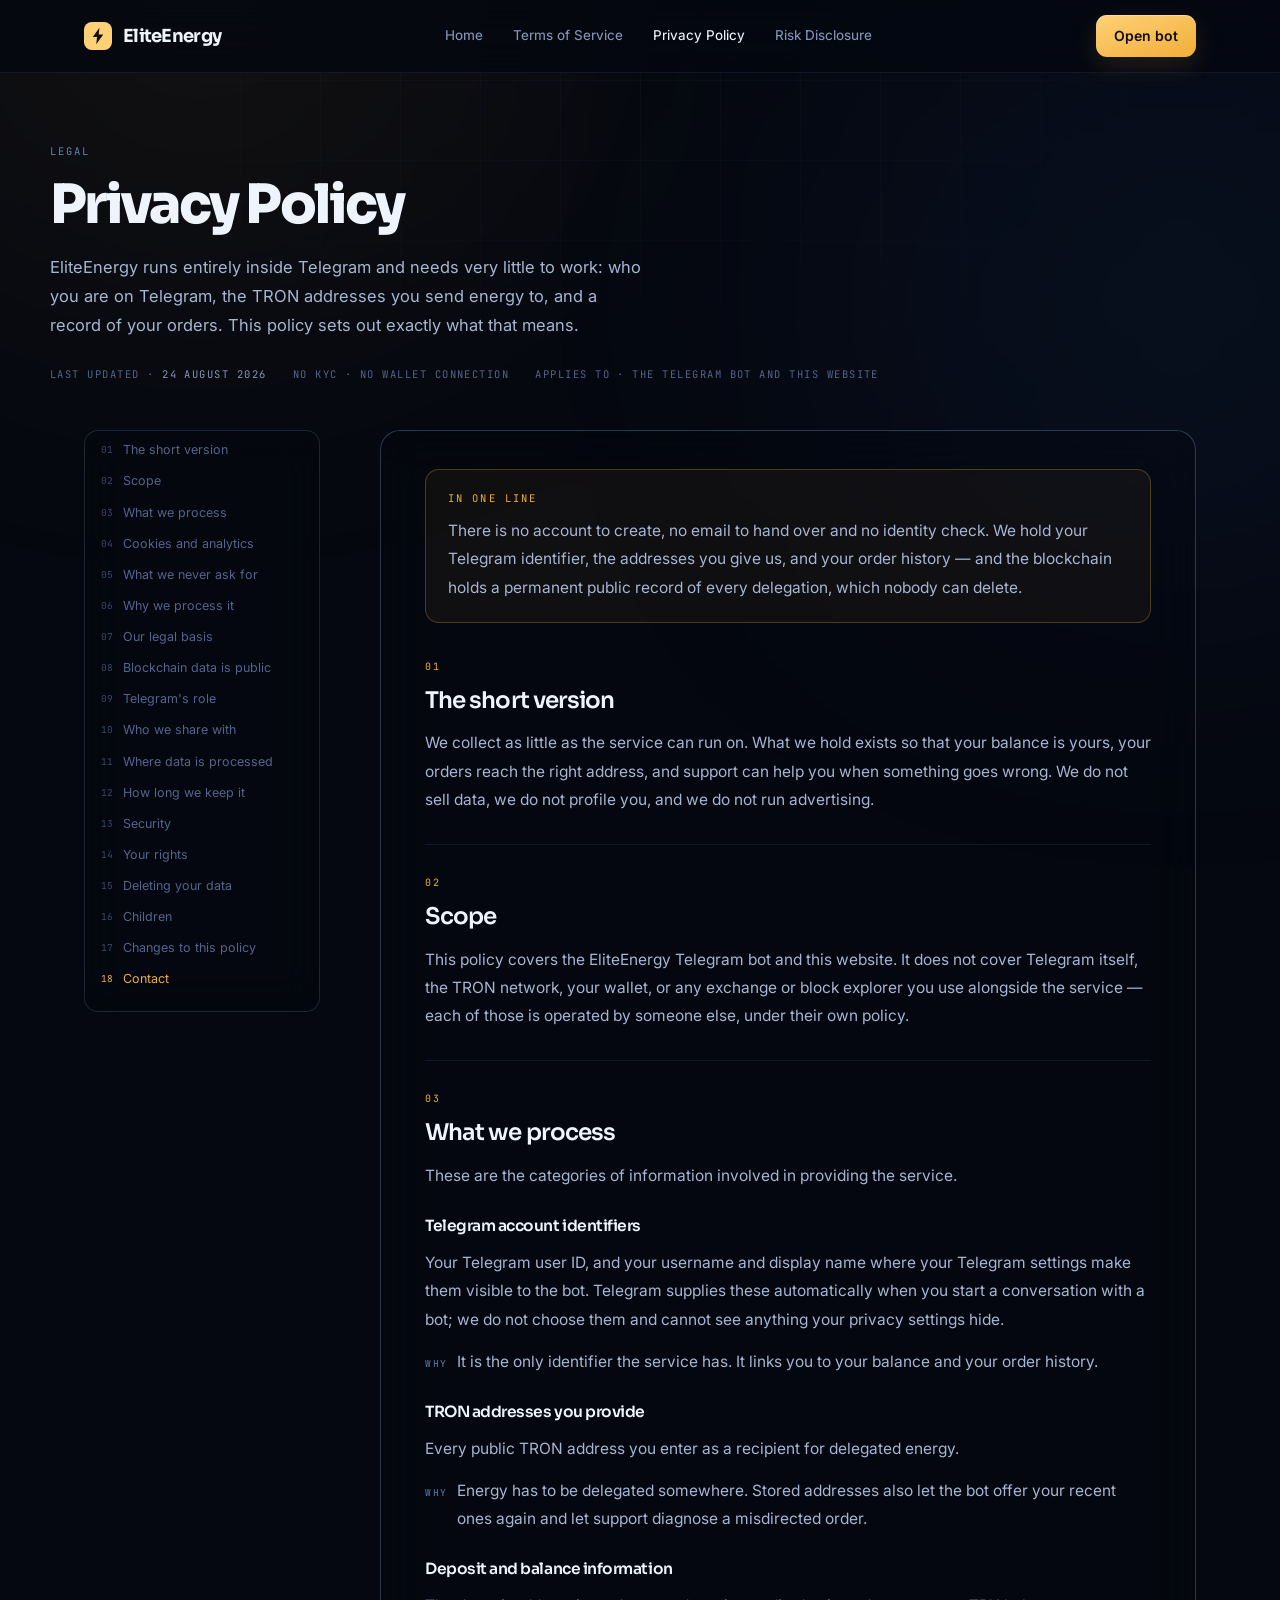
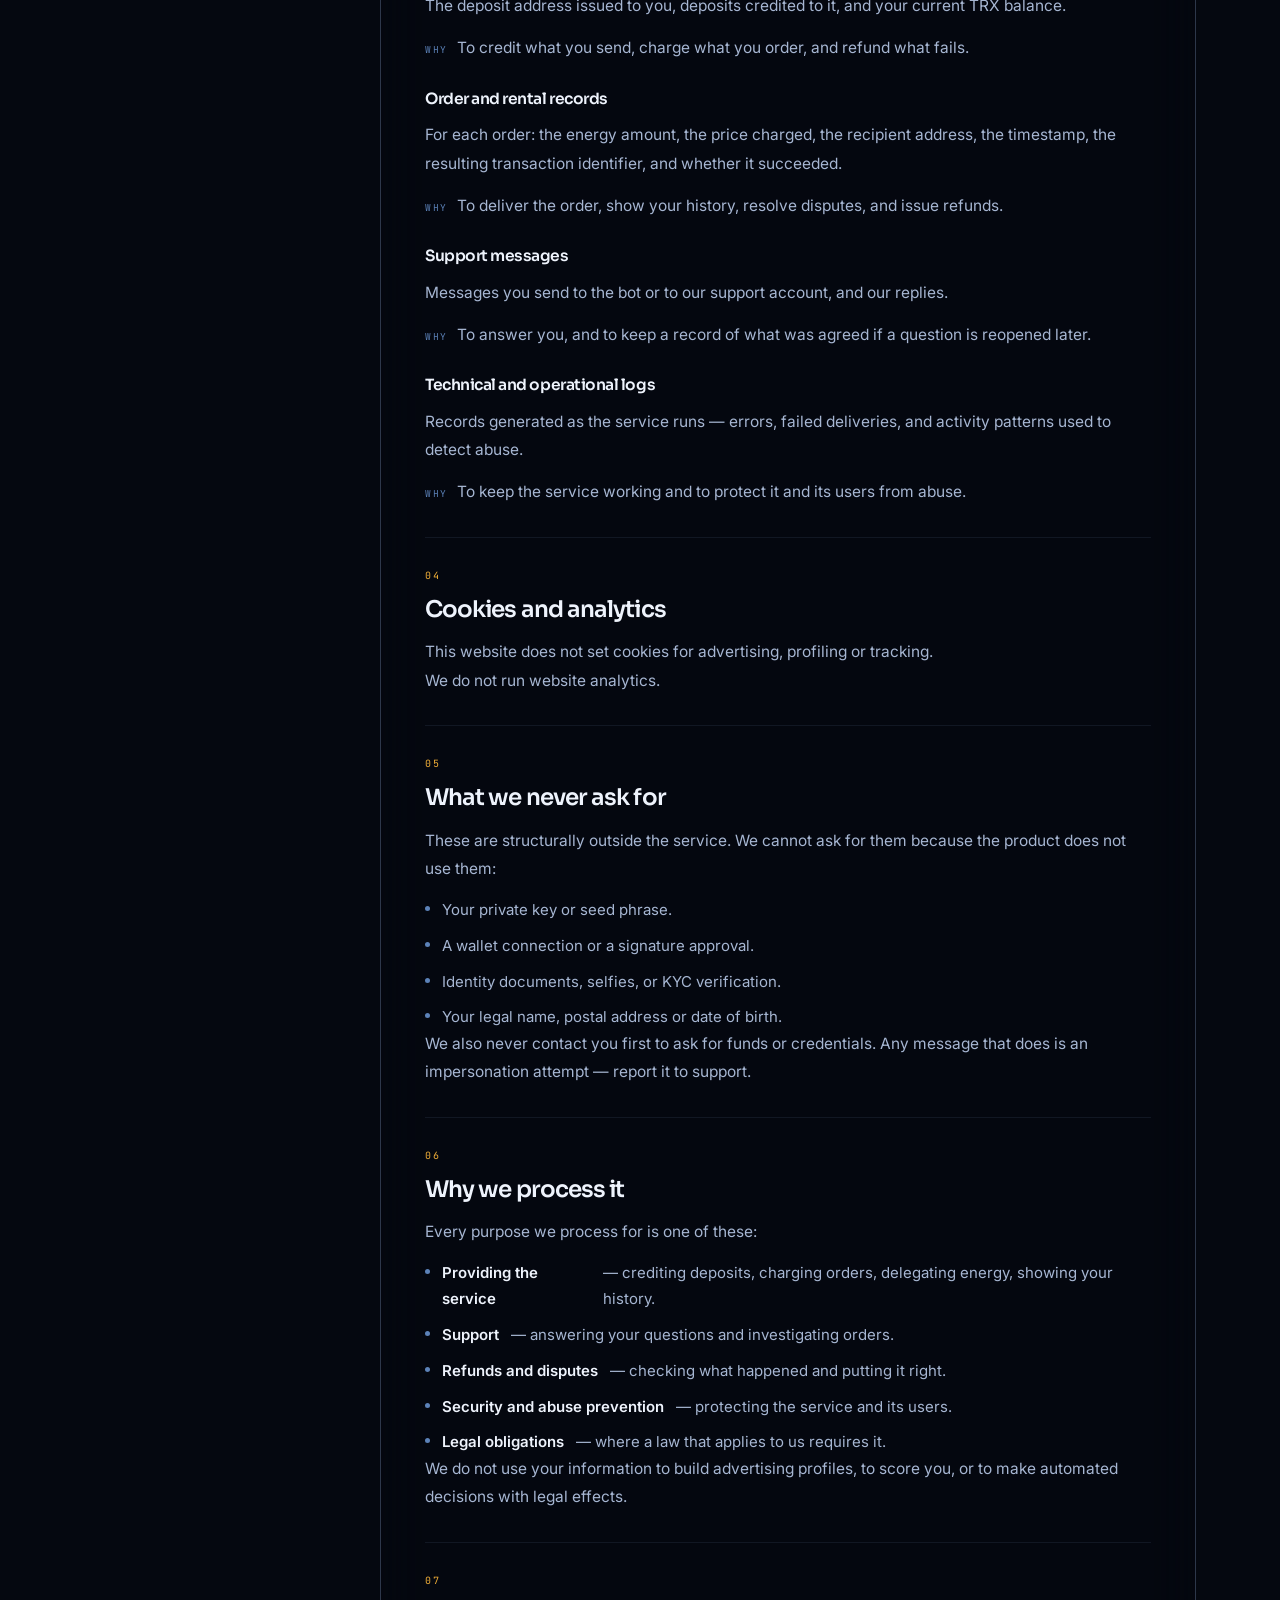
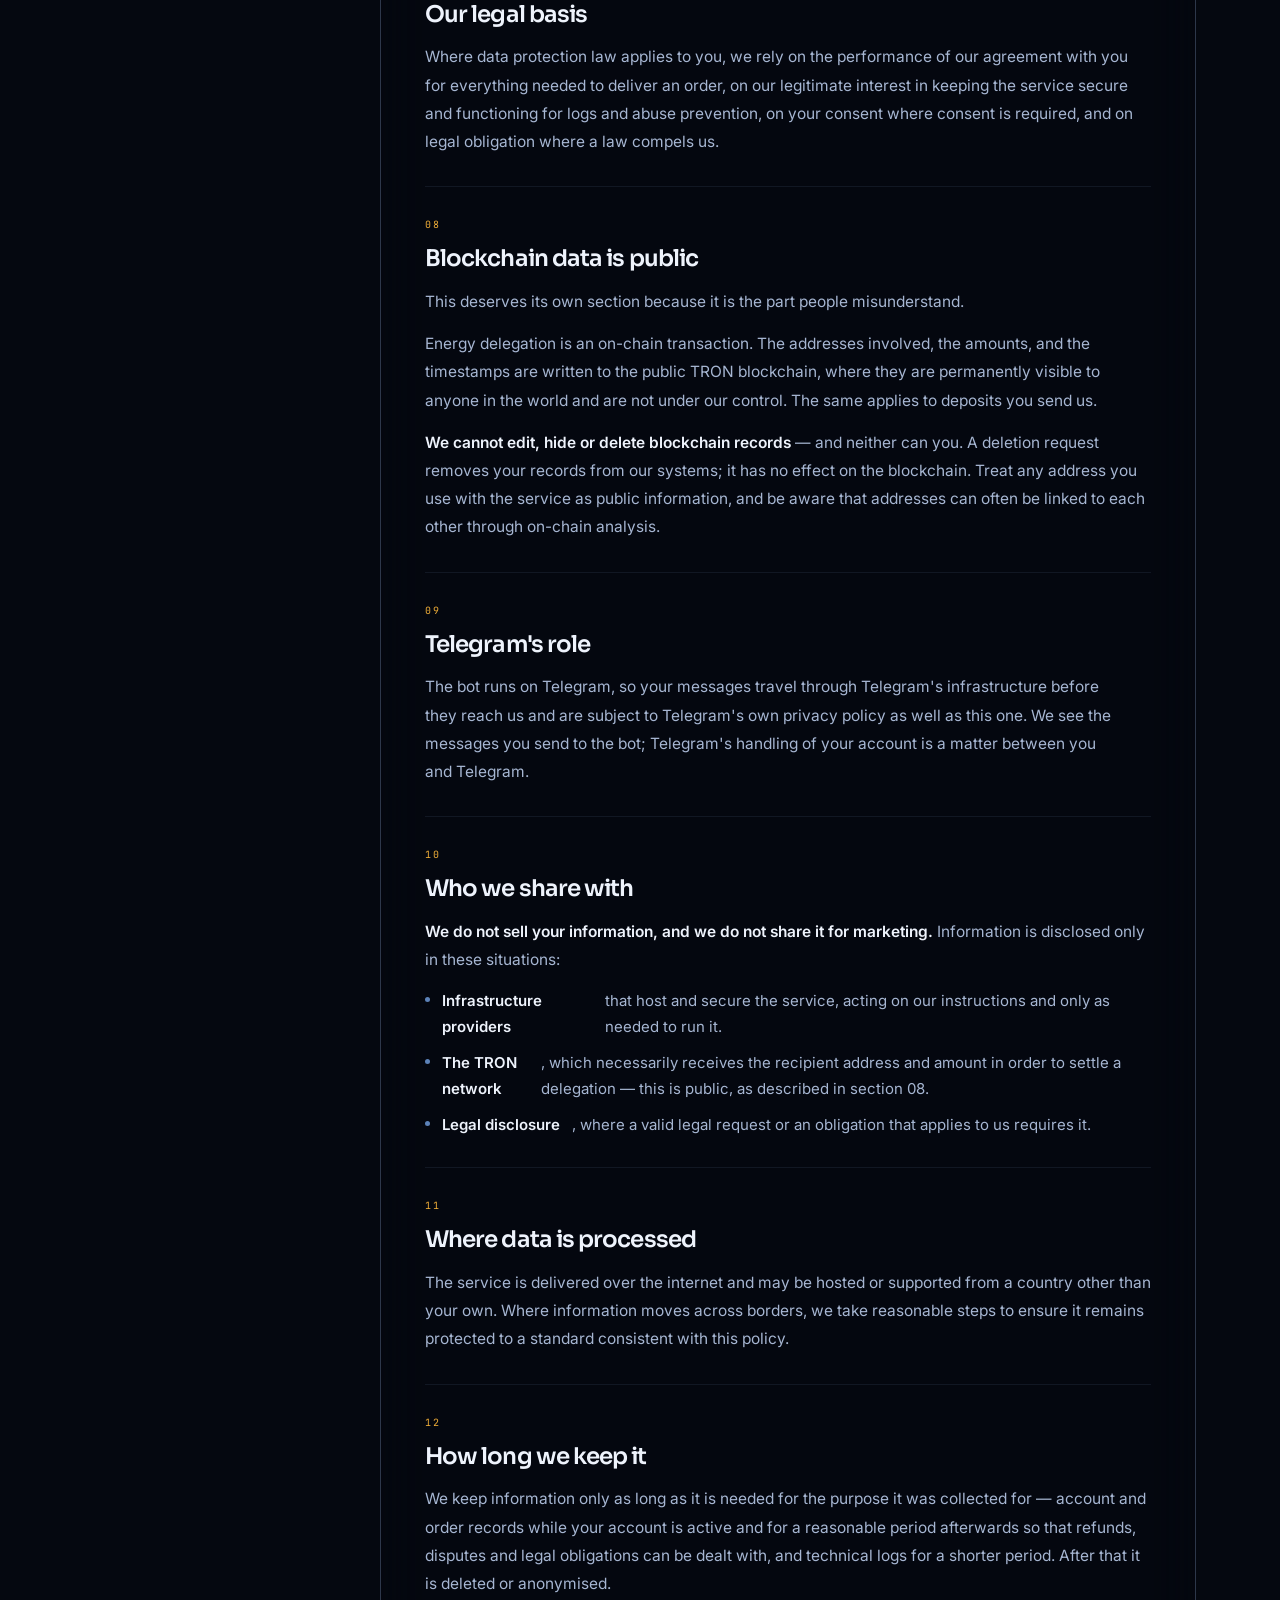
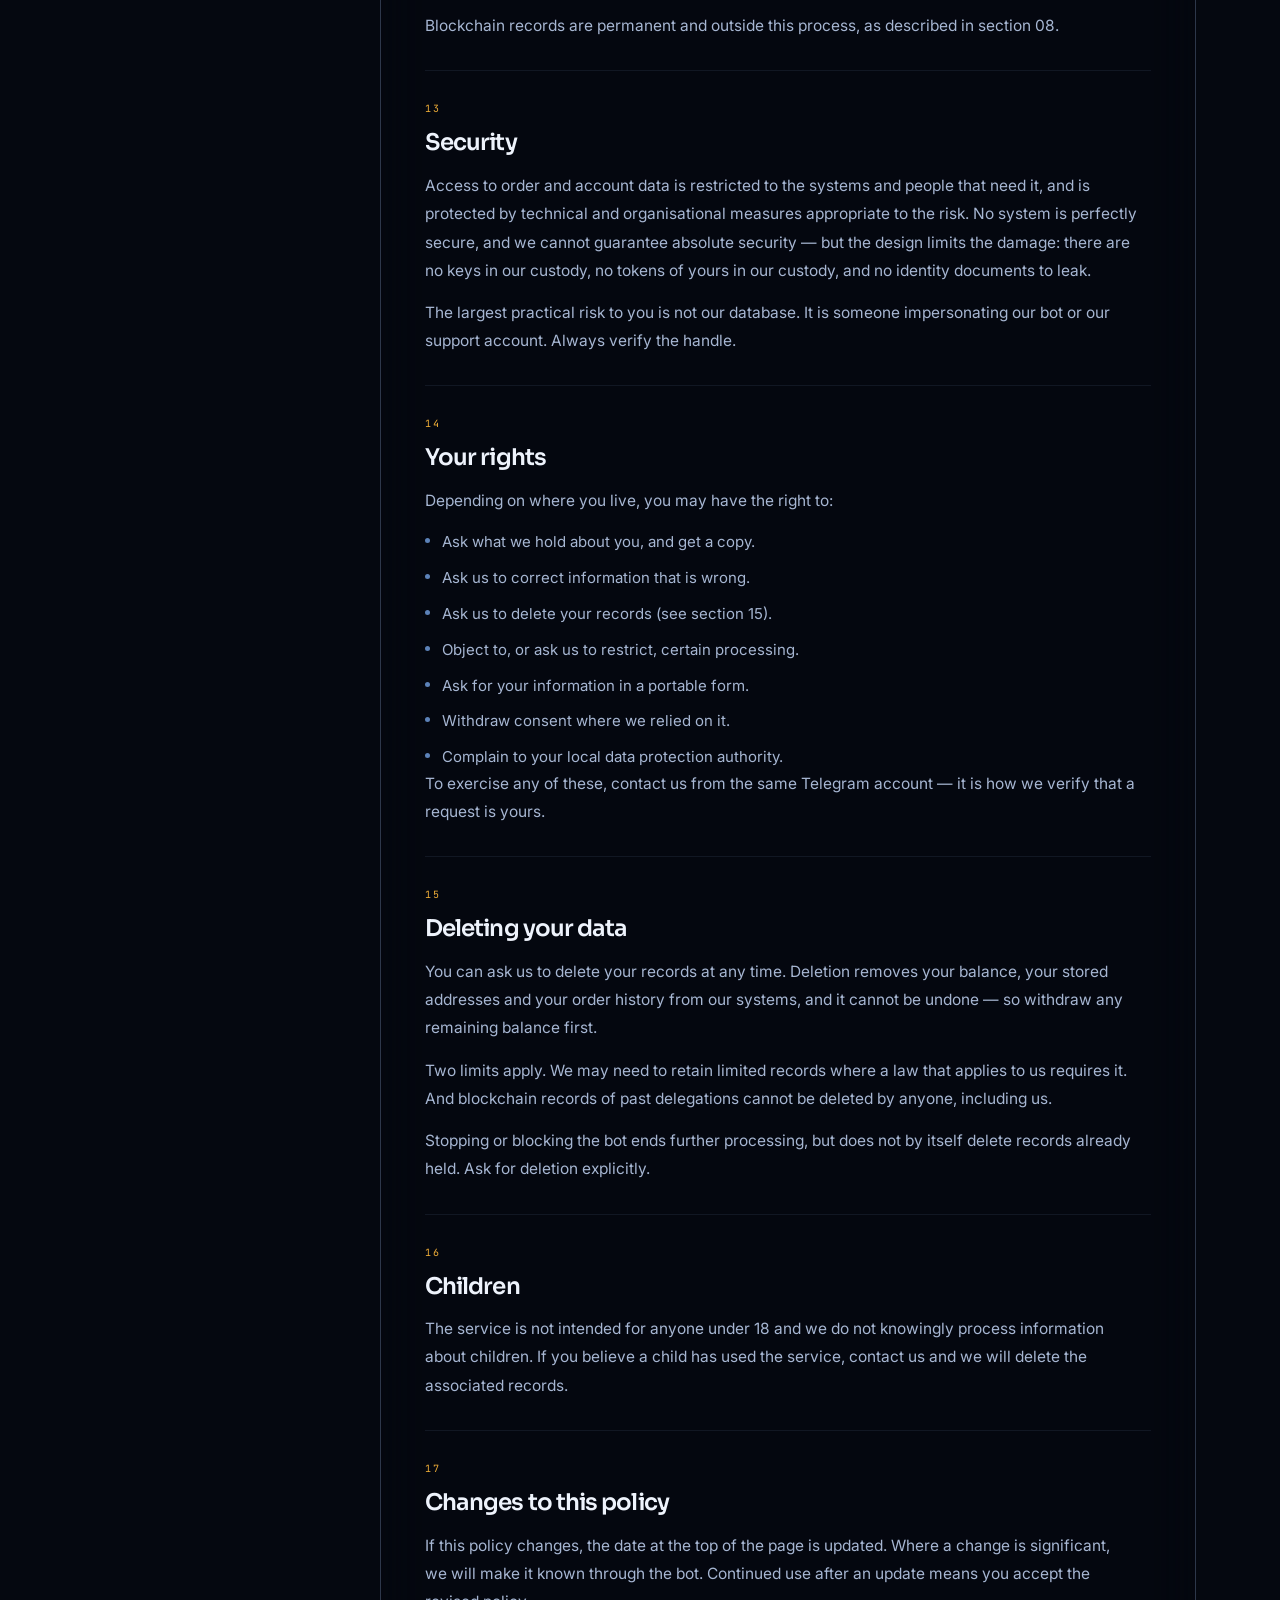
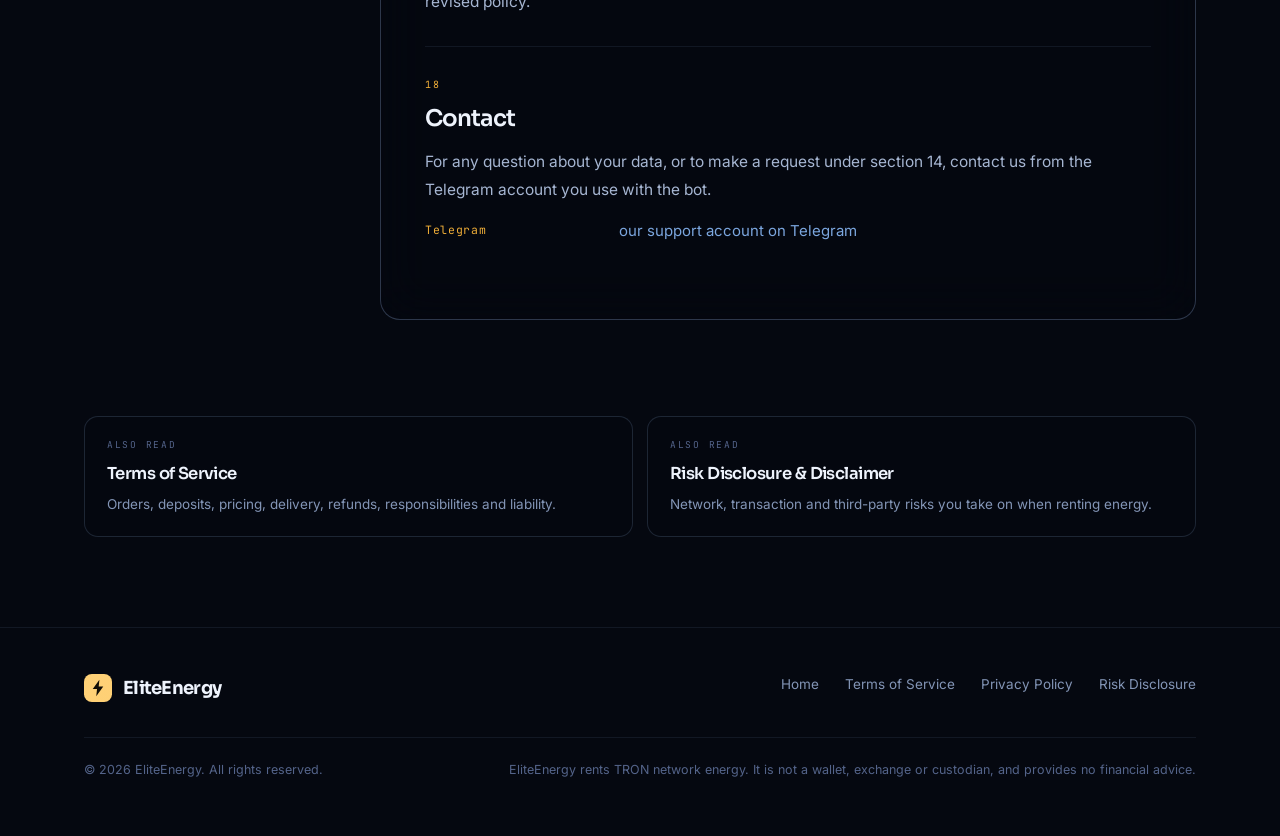
<file: privacy.html>
<!DOCTYPE html>
<html lang="en">
<head>
<meta charset="utf-8">
<meta name="viewport" content="width=device-width, initial-scale=1">
<title>Privacy Policy | EliteEnergy — TRON Energy Rental</title>
<meta name="description" content="What EliteEnergy processes when you rent TRON energy through the Telegram bot, why, how long it is kept, who it is shared with, and how to request deletion.">
<meta name="robots" content="index,follow">
<link rel="canonical" href="https://eliteenergy.example/privacy">
<meta property="og:type" content="article">
<meta property="og:site_name" content="EliteEnergy">
<meta property="og:title" content="Privacy Policy | EliteEnergy">
<meta property="og:description" content="What EliteEnergy processes, why, how long it is kept, and how to request deletion.">
<meta property="og:url" content="https://eliteenergy.example/privacy">
<meta name="theme-color" content="#050810">
<link rel="preconnect" href="https://fonts.googleapis.com">
<link rel="preconnect" href="https://fonts.gstatic.com" crossorigin>
<link href="https://fonts.googleapis.com/css2?family=Sora:wght@400;600;700;800&family=Inter:wght@400;450;500;600&family=JetBrains+Mono:wght@400;500;600&display=swap" rel="stylesheet">
<script src="js/legal-config.js"></script>
<link rel="stylesheet" href="css/legal-privacy.css">

<!-- Google tag (gtag.js) -->
<script async src="https://www.googletagmanager.com/gtag/js?id=G-FFSXHVCLWC"></script>
<script>
  window.dataLayer = window.dataLayer || [];
  function gtag(){dataLayer.push(arguments);}
  gtag('js', new Date());

  gtag('config', 'G-FFSXHVCLWC');
</script>

</head>
<body>
<a class="skip" href="#doc">Skip to document</a>

<div class="atmos" aria-hidden="true">
  <div class="a-grid"></div><div class="glow g1"></div><div class="glow g2"></div>
</div>

<svg width="0" height="0" style="position:absolute" aria-hidden="true"><defs>
<linearGradient id="lg" x1="0" y1="0" x2="32" y2="32"><stop stop-color="#FFD177"/><stop offset="1" stop-color="#F0AE38"/></linearGradient>
</defs></svg>

<nav class="nav">
  <div class="wrap nav-in">
    <a class="brand" href="index.html">
      <svg class="mark" viewBox="0 0 32 32" aria-hidden="true"><rect width="32" height="32" rx="9" fill="url(#lg)"/><path d="M17.6 6.5 10 17.2h4.9l-.9 8.3 8-11.1h-5.2l.8-7.9Z" fill="#120E06"/></svg>
      EliteEnergy
    </a>
    <div class="nav-links">
      <a href="index.html">Home</a>
      <a href="terms.html">Terms of Service</a>
      <a href="privacy.html" class="here" aria-current="page">Privacy Policy</a>
      <a href="risk-disclosure.html">Risk Disclosure</a>
    </div>
    <a class="btn" data-legal-href="botUrl" href="index.html">Open bot</a>
  </div>
</nav>

<main>
  <div class="wrap lhead">
    <span class="kick">Legal</span>
    <h1>Privacy Policy</h1>
    <p class="lsub">EliteEnergy runs entirely inside Telegram and needs very little to work: who you are on Telegram, the TRON addresses you send energy to, and a record of your orders. This policy sets out exactly what that means.</p>
    <p class="opline" data-legal-if="entityName">The controller of this data is <strong style="color:var(--paper)" data-legal="entityName">EliteEnergy</strong>.</p>
    <div class="lmeta">
      <span>Last updated · <b data-legal="LAST_UPDATED">24 August 2026</b></span>
      <span>No KYC · No wallet connection</span>
      <span>Applies to · the Telegram bot and this website</span>
    </div>
  </div>

  <div class="wrap legal-grid">
    <aside class="toc" aria-label="Table of contents">
      <details open>
        <summary>Contents<span aria-hidden="true"></span></summary>
        <ol>
          <li><a href="#s1">The short version</a></li>
          <li><a href="#s2">Scope</a></li>
          <li><a href="#s3">What we process</a></li>
          <li><a href="#s4">Cookies and analytics</a></li>
          <li><a href="#s5">What we never ask for</a></li>
          <li><a href="#s6">Why we process it</a></li>
          <li><a href="#s7">Our legal basis</a></li>
          <li><a href="#s8">Blockchain data is public</a></li>
          <li><a href="#s9">Telegram's role</a></li>
          <li><a href="#s10">Who we share with</a></li>
          <li><a href="#s11">Where data is processed</a></li>
          <li><a href="#s12">How long we keep it</a></li>
          <li><a href="#s13">Security</a></li>
          <li><a href="#s14">Your rights</a></li>
          <li><a href="#s15">Deleting your data</a></li>
          <li><a href="#s16">Children</a></li>
          <li><a href="#s17">Changes to this policy</a></li>
          <li><a href="#s18">Contact</a></li>
        </ol>
      </details>
    </aside>

    <article class="doc" id="doc">
      <div class="note">
        <span class="kick">In one line</span>
        <p>There is no account to create, no email to hand over and no identity check. We hold your Telegram identifier, the addresses you give us, and your order history — and the blockchain holds a permanent public record of every delegation, which nobody can delete.</p>
      </div>

      <section class="sec" id="s1">
        <span class="s-n">01</span>
        <h2>The short version</h2>
        <p>We collect as little as the service can run on. What we hold exists so that your balance is yours, your orders reach the right address, and support can help you when something goes wrong. We do not sell data, we do not profile you, and we do not run advertising.</p>
      </section>

      <section class="sec" id="s2">
        <span class="s-n">02</span>
        <h2>Scope</h2>
        <p>This policy covers the EliteEnergy Telegram bot and this website. It does not cover Telegram itself, the TRON network, your wallet, or any exchange or block explorer you use alongside the service — each of those is operated by someone else, under their own policy.</p>
      </section>

      <section class="sec" id="s3">
        <span class="s-n">03</span>
        <h2>What we process</h2>
        <p>These are the categories of information involved in providing the service.</p>

        <h3>Telegram account identifiers</h3>
        <p>Your Telegram user ID, and your username and display name where your Telegram settings make them visible to the bot. Telegram supplies these automatically when you start a conversation with a bot; we do not choose them and cannot see anything your privacy settings hide.</p>
        <p class="why"><b>Why</b><span>It is the only identifier the service has. It links you to your balance and your order history.</span></p>

        <h3>TRON addresses you provide</h3>
        <p>Every public TRON address you enter as a recipient for delegated energy.</p>
        <p class="why"><b>Why</b><span>Energy has to be delegated somewhere. Stored addresses also let the bot offer your recent ones again and let support diagnose a misdirected order.</span></p>

        <h3>Deposit and balance information</h3>
        <p>The deposit address issued to you, deposits credited to it, and your current TRX balance.</p>
        <p class="why"><b>Why</b><span>To credit what you send, charge what you order, and refund what fails.</span></p>

        <h3>Order and rental records</h3>
        <p>For each order: the energy amount, the price charged, the recipient address, the timestamp, the resulting transaction identifier, and whether it succeeded.</p>
        <p class="why"><b>Why</b><span>To deliver the order, show your history, resolve disputes, and issue refunds.</span></p>

        <h3>Support messages</h3>
        <p>Messages you send to the bot or to our support account, and our replies.</p>
        <p class="why"><b>Why</b><span>To answer you, and to keep a record of what was agreed if a question is reopened later.</span></p>

        <h3>Technical and operational logs</h3>
        <p>Records generated as the service runs — errors, failed deliveries, and activity patterns used to detect abuse.</p>
        <p class="why"><b>Why</b><span>To keep the service working and to protect it and its users from abuse.</span></p>

        <div data-legal-if="logsIpAddresses">
          <h3>IP and device information</h3>
          <p>Where you use this website, technical information including your IP address and browser or device details may be recorded in server logs.</p>
          <p class="why"><b>Why</b><span>Security, abuse prevention and diagnosing faults.</span></p>
        </div>
      </section>

      <section class="sec" id="s4">
        <span class="s-n">04</span>
        <h2>Cookies and analytics</h2>
        <div data-legal-if="!usesCookies">
          <p>This website does not set cookies for advertising, profiling or tracking.</p>
        </div>
        <div data-legal-if="usesCookies">
          <p>This website uses cookies or equivalent storage that are necessary for it to function. Where any non-essential cookie is used, we ask for your consent first and you can withdraw it at any time.</p>
        </div>
        <div data-legal-if="!usesAnalytics">
          <p>We do not run website analytics.</p>
        </div>
        <div data-legal-if="usesAnalytics">
          <p>We use <strong data-legal="analyticsProvider">a website analytics provider</strong> to understand how the site is used in aggregate. It tells us which pages are visited and how people arrive — it does not identify you personally and is not connected to your Telegram account or your orders.</p>
        </div>
      </section>

      <section class="sec" id="s5">
        <span class="s-n">05</span>
        <h2>What we never ask for</h2>
        <p>These are structurally outside the service. We cannot ask for them because the product does not use them:</p>
        <ul>
          <li>Your private key or seed phrase.</li>
          <li>A wallet connection or a signature approval.</li>
          <li>Identity documents, selfies, or KYC verification.</li>
          <li>Your legal name, postal address or date of birth.</li>
        </ul>
        <p>We also never contact you first to ask for funds or credentials. Any message that does is an impersonation attempt — report it to support.</p>
      </section>

      <section class="sec" id="s6">
        <span class="s-n">06</span>
        <h2>Why we process it</h2>
        <p>Every purpose we process for is one of these:</p>
        <ul>
          <li><strong>Providing the service</strong> — crediting deposits, charging orders, delegating energy, showing your history.</li>
          <li><strong>Support</strong> — answering your questions and investigating orders.</li>
          <li><strong>Refunds and disputes</strong> — checking what happened and putting it right.</li>
          <li><strong>Security and abuse prevention</strong> — protecting the service and its users.</li>
          <li><strong>Legal obligations</strong> — where a law that applies to us requires it.</li>
        </ul>
        <p>We do not use your information to build advertising profiles, to score you, or to make automated decisions with legal effects.</p>
      </section>

      <section class="sec" id="s7">
        <span class="s-n">07</span>
        <h2>Our legal basis</h2>
        <p>Where data protection law applies to you, we rely on the performance of our agreement with you for everything needed to deliver an order, on our legitimate interest in keeping the service secure and functioning for logs and abuse prevention, on your consent where consent is required, and on legal obligation where a law compels us.</p>
      </section>

      <section class="sec" id="s8">
        <span class="s-n">08</span>
        <h2>Blockchain data is public</h2>
        <p>This deserves its own section because it is the part people misunderstand.</p>
        <p>Energy delegation is an on-chain transaction. The addresses involved, the amounts, and the timestamps are written to the public TRON blockchain, where they are permanently visible to anyone in the world and are not under our control. The same applies to deposits you send us.</p>
        <p><strong>We cannot edit, hide or delete blockchain records</strong> — and neither can you. A deletion request removes your records from our systems; it has no effect on the blockchain. Treat any address you use with the service as public information, and be aware that addresses can often be linked to each other through on-chain analysis.</p>
      </section>

      <section class="sec" id="s9">
        <span class="s-n">09</span>
        <h2>Telegram's role</h2>
        <p>The bot runs on Telegram, so your messages travel through Telegram's infrastructure before they reach us and are subject to Telegram's own privacy policy as well as this one. We see the messages you send to the bot; Telegram's handling of your account is a matter between you and Telegram.</p>
      </section>

      <section class="sec" id="s10">
        <span class="s-n">10</span>
        <h2>Who we share with</h2>
        <p><strong>We do not sell your information, and we do not share it for marketing.</strong> Information is disclosed only in these situations:</p>
        <ul>
          <li><strong>Infrastructure providers</strong> that host and secure the service, acting on our instructions and only as needed to run it.</li>
          <li><strong>The TRON network</strong>, which necessarily receives the recipient address and amount in order to settle a delegation — this is public, as described in section 08.</li>
          <li><strong>Legal disclosure</strong>, where a valid legal request or an obligation that applies to us requires it.</li>
        </ul>
      </section>

      <section class="sec" id="s11">
        <span class="s-n">11</span>
        <h2>Where data is processed</h2>
        <p>The service is delivered over the internet and may be hosted or supported from a country other than your own. Where information moves across borders, we take reasonable steps to ensure it remains protected to a standard consistent with this policy.</p>
      </section>

      <section class="sec" id="s12">
        <span class="s-n">12</span>
        <h2>How long we keep it</h2>
        <p data-legal-if="dataRetention">Account and order records are retained for <strong data-legal="dataRetention"></strong>, after which they are deleted or anonymised. Technical logs are kept for a shorter period and then discarded.</p>
        <p data-legal-if="!dataRetention">We keep information only as long as it is needed for the purpose it was collected for — account and order records while your account is active and for a reasonable period afterwards so that refunds, disputes and legal obligations can be dealt with, and technical logs for a shorter period. After that it is deleted or anonymised.</p>
        <p>Blockchain records are permanent and outside this process, as described in section 08.</p>
      </section>

      <section class="sec" id="s13">
        <span class="s-n">13</span>
        <h2>Security</h2>
        <p>Access to order and account data is restricted to the systems and people that need it, and is protected by technical and organisational measures appropriate to the risk. No system is perfectly secure, and we cannot guarantee absolute security — but the design limits the damage: there are no keys in our custody, no tokens of yours in our custody, and no identity documents to leak.</p>
        <p>The largest practical risk to you is not our database. It is someone impersonating our bot or our support account. Always verify the handle.</p>
      </section>

      <section class="sec" id="s14">
        <span class="s-n">14</span>
        <h2>Your rights</h2>
        <p>Depending on where you live, you may have the right to:</p>
        <ul>
          <li>Ask what we hold about you, and get a copy.</li>
          <li>Ask us to correct information that is wrong.</li>
          <li>Ask us to delete your records (see section 15).</li>
          <li>Object to, or ask us to restrict, certain processing.</li>
          <li>Ask for your information in a portable form.</li>
          <li>Withdraw consent where we relied on it.</li>
          <li>Complain to your local data protection authority.</li>
        </ul>
        <p>To exercise any of these, contact us from the same Telegram account — it is how we verify that a request is yours.</p>
      </section>

      <section class="sec" id="s15">
        <span class="s-n">15</span>
        <h2>Deleting your data</h2>
        <p>You can ask us to delete your records at any time. Deletion removes your balance, your stored addresses and your order history from our systems, and it cannot be undone — so withdraw any remaining balance first.</p>
        <p>Two limits apply. We may need to retain limited records where a law that applies to us requires it. And blockchain records of past delegations cannot be deleted by anyone, including us.</p>
        <p>Stopping or blocking the bot ends further processing, but does not by itself delete records already held. Ask for deletion explicitly.</p>
      </section>

      <section class="sec" id="s16">
        <span class="s-n">16</span>
        <h2>Children</h2>
        <p>The service is not intended for anyone under 18 and we do not knowingly process information about children. If you believe a child has used the service, contact us and we will delete the associated records.</p>
      </section>

      <section class="sec" id="s17">
        <span class="s-n">17</span>
        <h2>Changes to this policy</h2>
        <p>If this policy changes, the date at the top of the page is updated. Where a change is significant, we will make it known through the bot. Continued use after an update means you accept the revised policy.</p>
      </section>

      <section class="sec" id="s18">
        <span class="s-n">18</span>
        <h2>Contact</h2>
        <p>For any question about your data, or to make a request under section 14, contact us from the Telegram account you use with the bot.</p>
        <dl class="dl">
          <dt data-legal-if="entityName">Controller</dt><dd data-legal-if="entityName" data-legal="entityName">EliteEnergy</dd>
          <dt data-legal-if="registeredAddress">Address</dt><dd data-legal-if="registeredAddress" data-legal="registeredAddress"></dd>
          <dt data-legal-if="privacyEmail">Email</dt><dd data-legal-if="privacyEmail" data-legal="privacyEmail"></dd>
          <dt>Telegram</dt><dd><span data-legal-link="supportTelegram">our support account on Telegram</span></dd>
        </dl>
      </section>
    </article>
  </div>

  <div class="wrap">
    <div class="xlinks" style="margin-top:0;padding-bottom:90px">
      <a class="xl" href="terms.html">
        <div class="xl-k">Also read</div>
        <div class="xl-t">Terms of Service</div>
        <p class="xl-p">Orders, deposits, pricing, delivery, refunds, responsibilities and liability.</p>
      </a>
      <a class="xl" href="risk-disclosure.html">
        <div class="xl-k">Also read</div>
        <div class="xl-t">Risk Disclosure &amp; Disclaimer</div>
        <p class="xl-p">Network, transaction and third-party risks you take on when renting energy.</p>
      </a>
    </div>
  </div>
</main>

<footer>
  <div class="wrap">
    <div class="f-top">
      <a class="brand" href="index.html">
        <svg class="mark" viewBox="0 0 32 32" aria-hidden="true"><rect width="32" height="32" rx="9" fill="url(#lg)"/><path d="M17.6 6.5 10 17.2h4.9l-.9 8.3 8-11.1h-5.2l.8-7.9Z" fill="#120E06"/></svg>
        EliteEnergy
      </a>
      <div class="f-links">
        <a href="index.html">Home</a>
        <a href="terms.html">Terms of Service</a>
        <a href="privacy.html">Privacy Policy</a>
        <a href="risk-disclosure.html">Risk Disclosure</a>
      </div>
    </div>
    <div class="f-bot">
      <p>© 2026 EliteEnergy. All rights reserved.</p>
      <p>EliteEnergy rents TRON network energy. It is not a wallet, exchange or custodian, and provides no financial advice.</p>
    </div>
  </div>
</footer>
<script src="js/legal-privacy.js"></script>
</body>
</html>
</file>
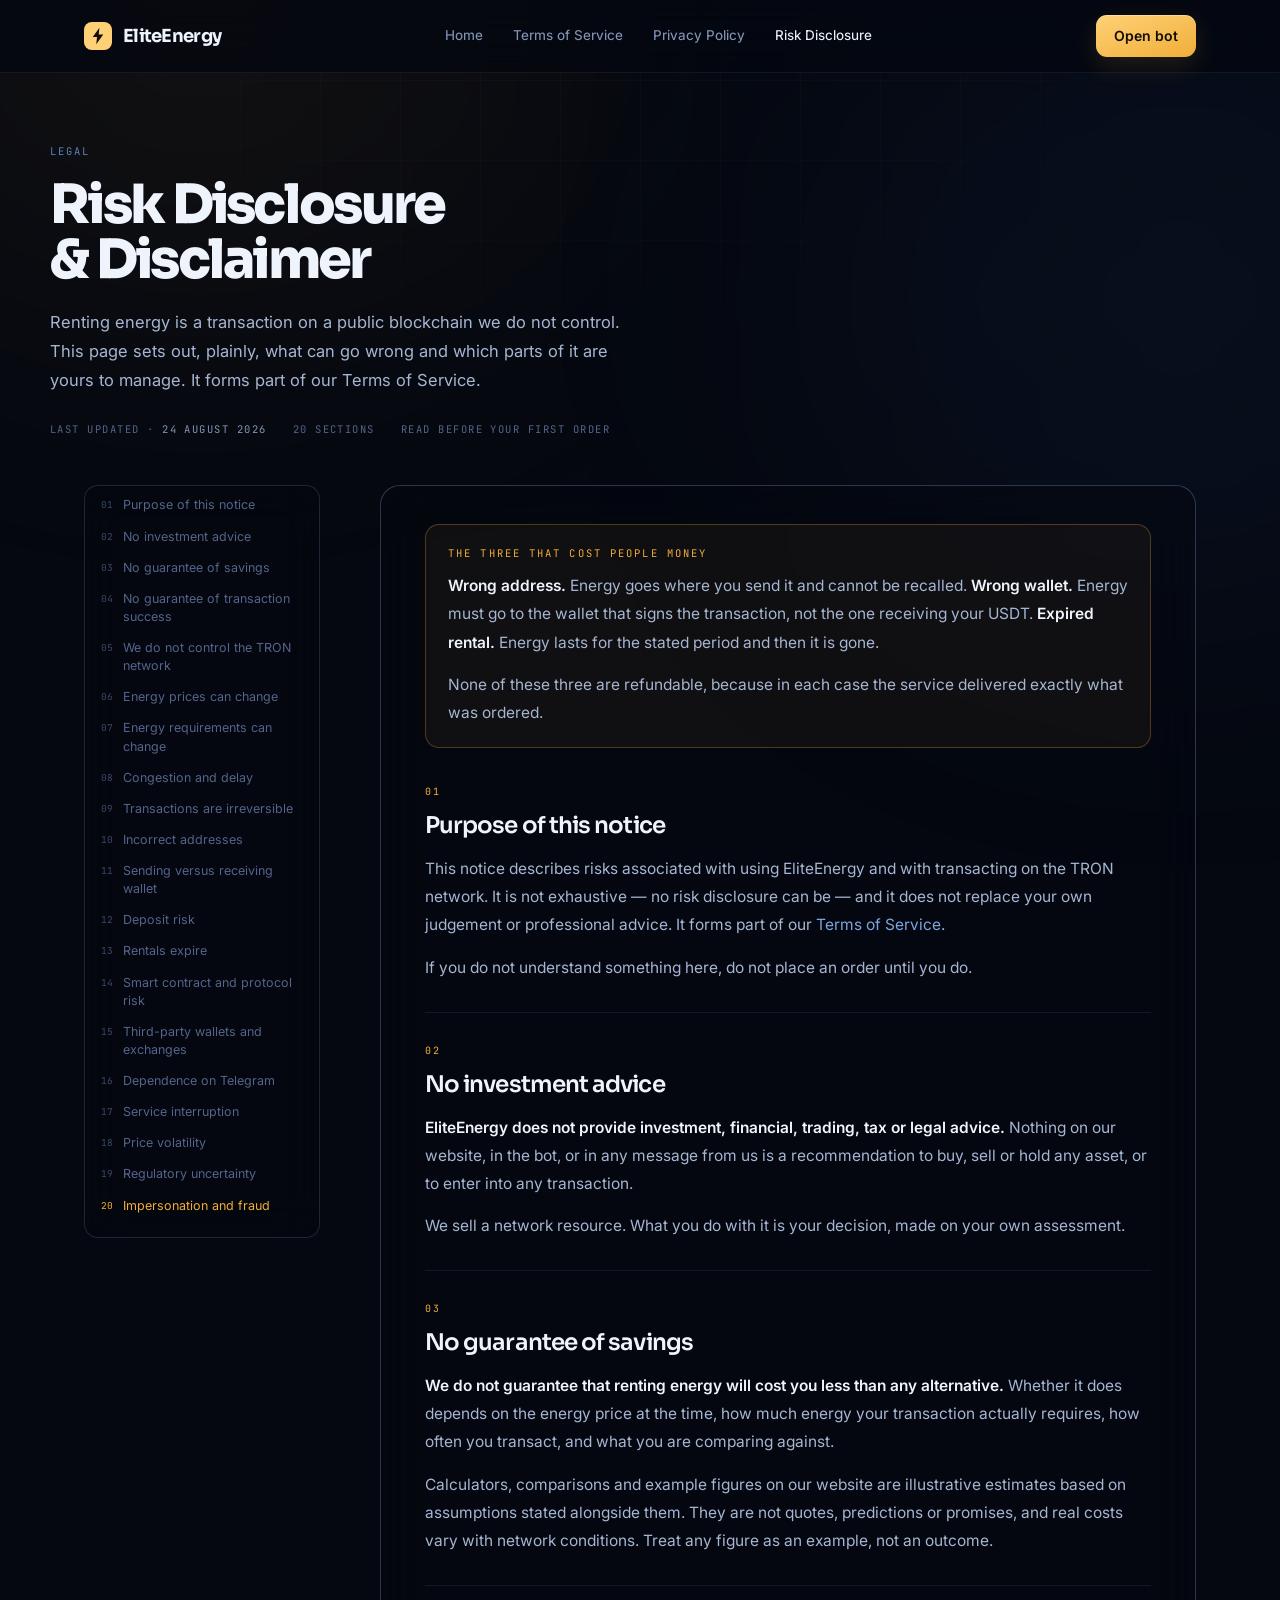
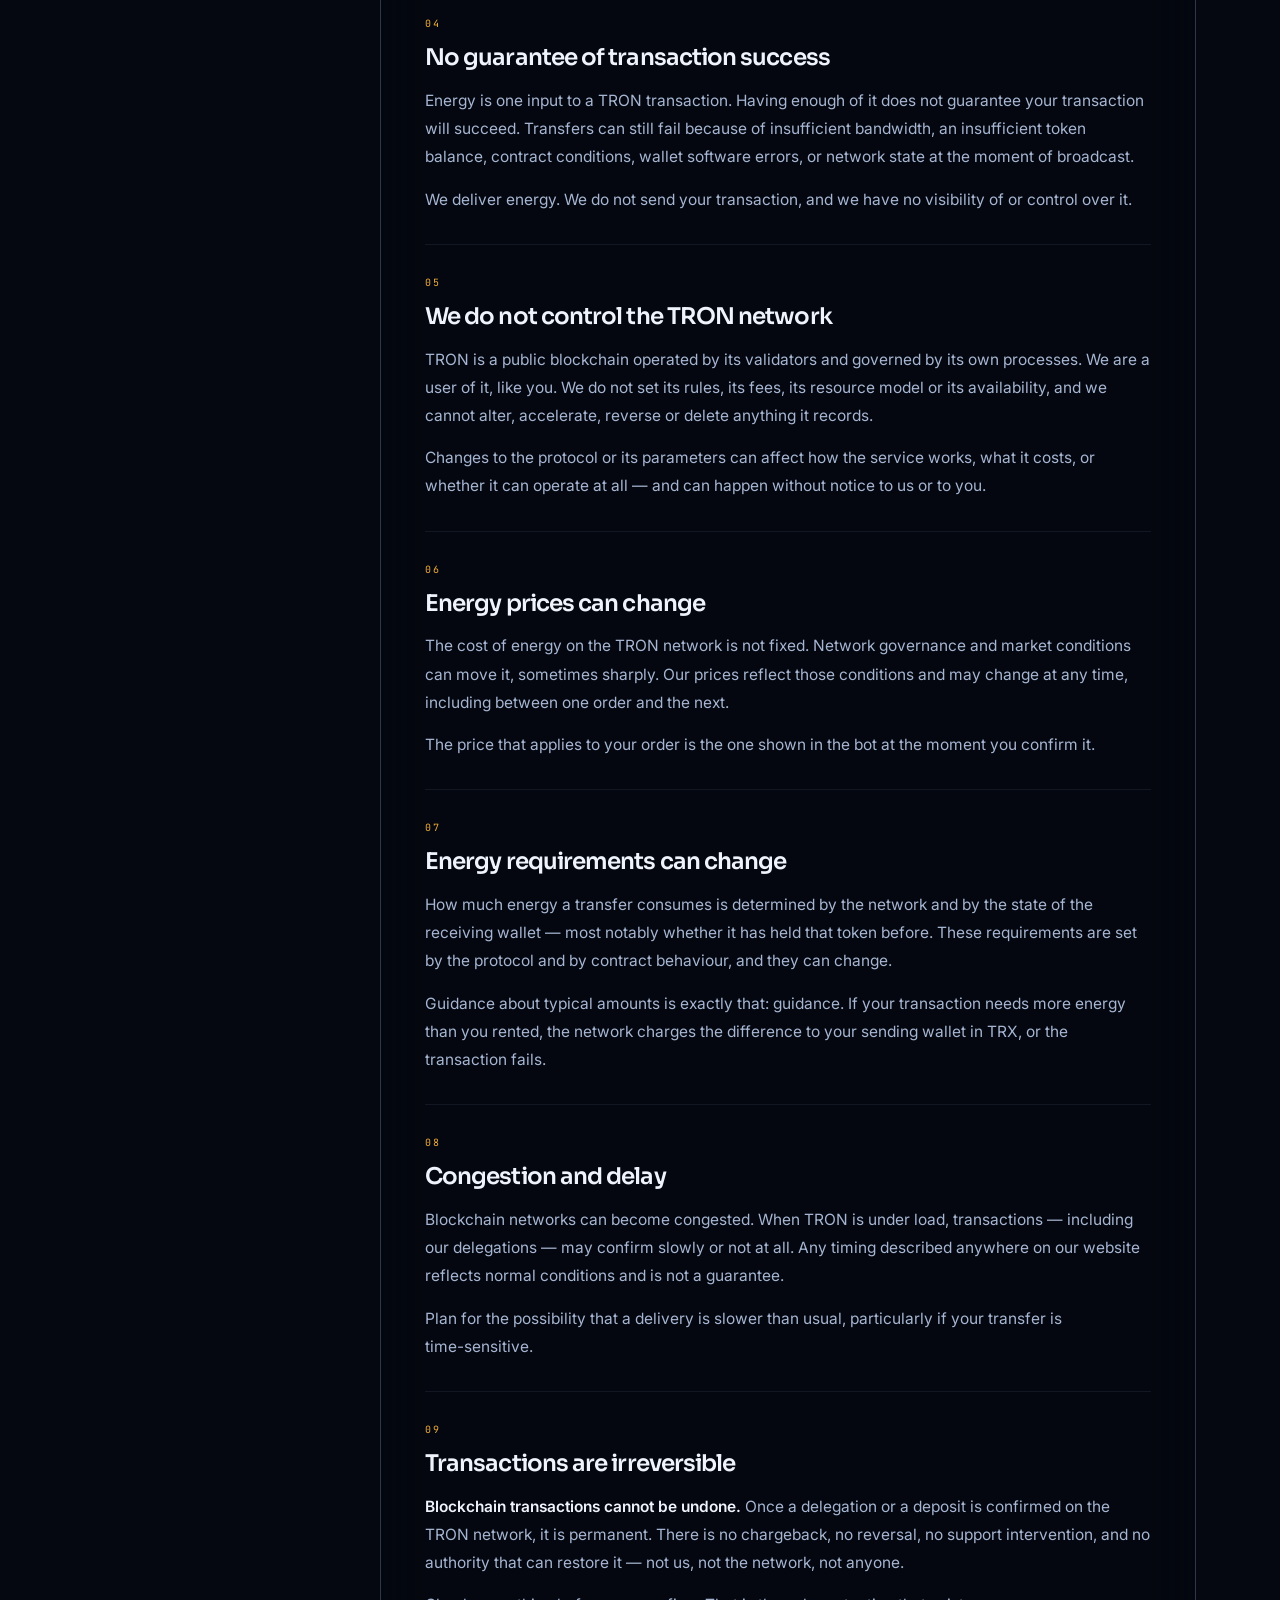
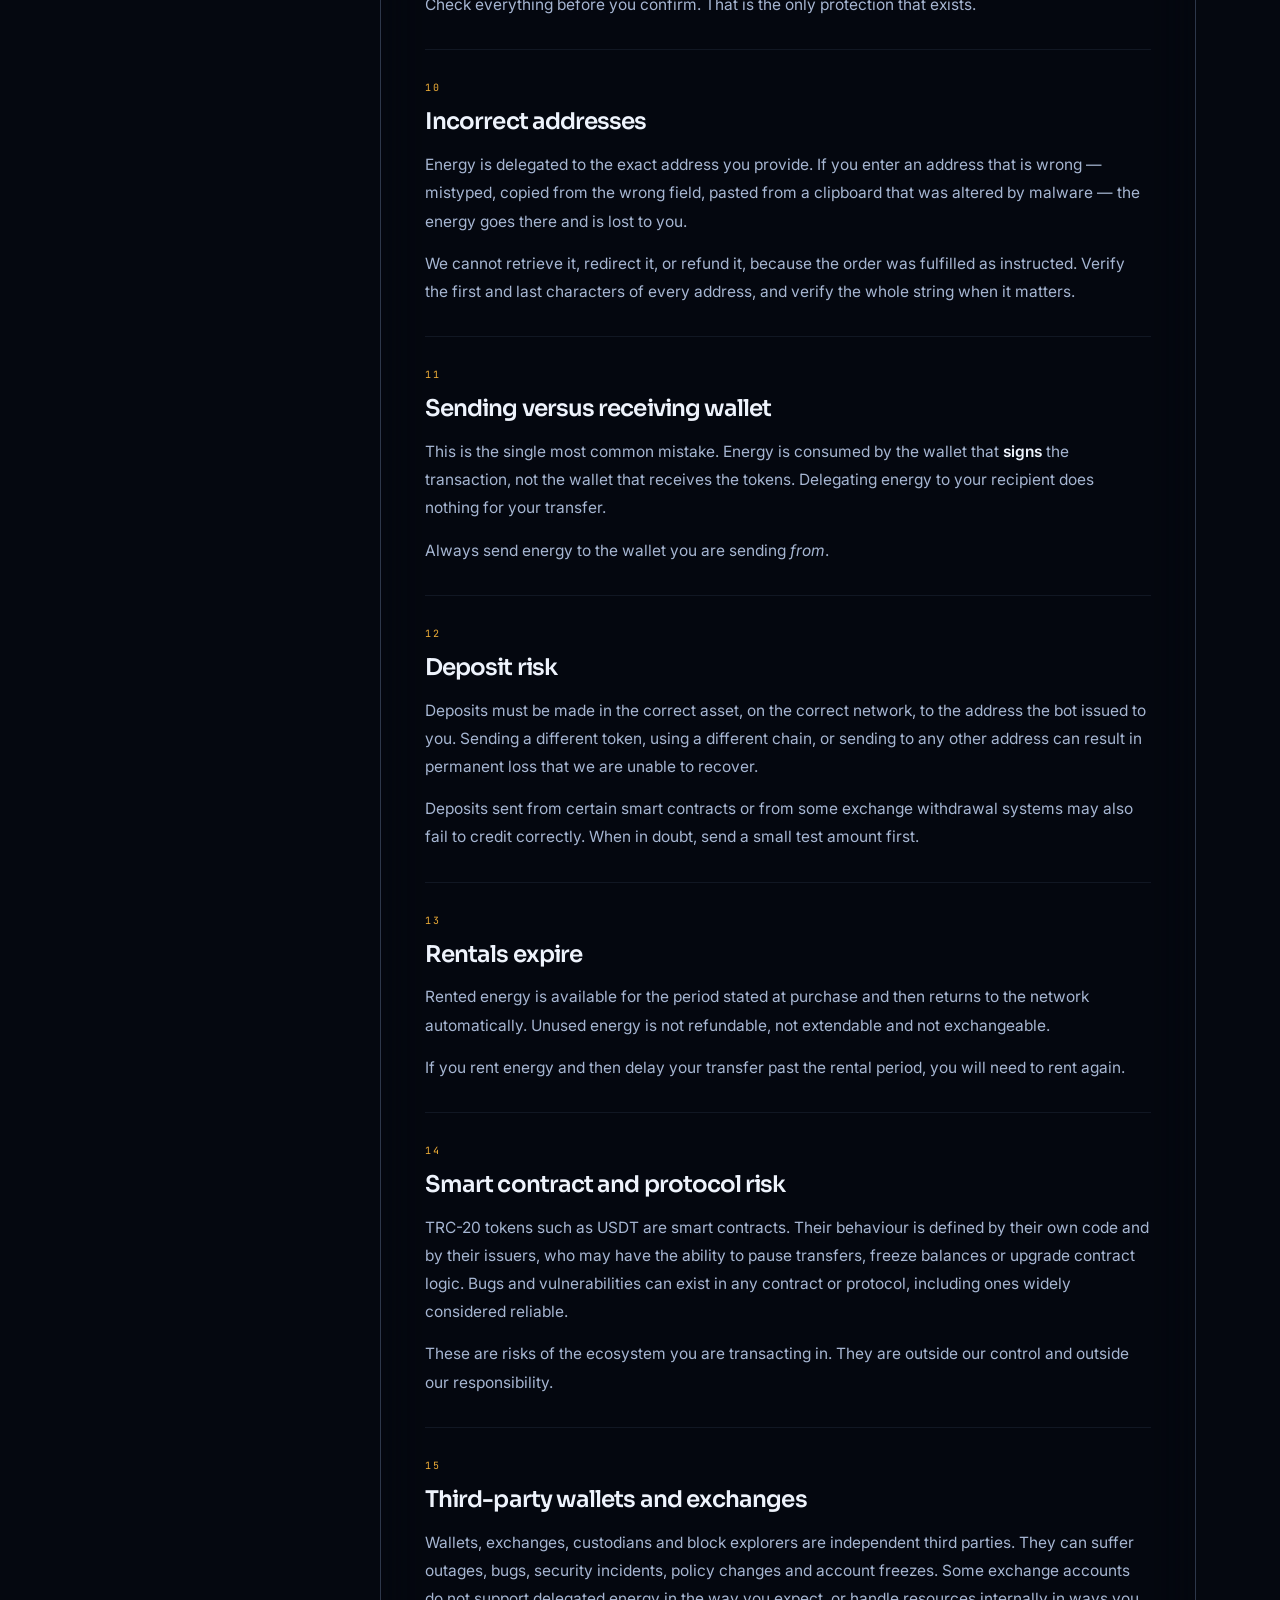
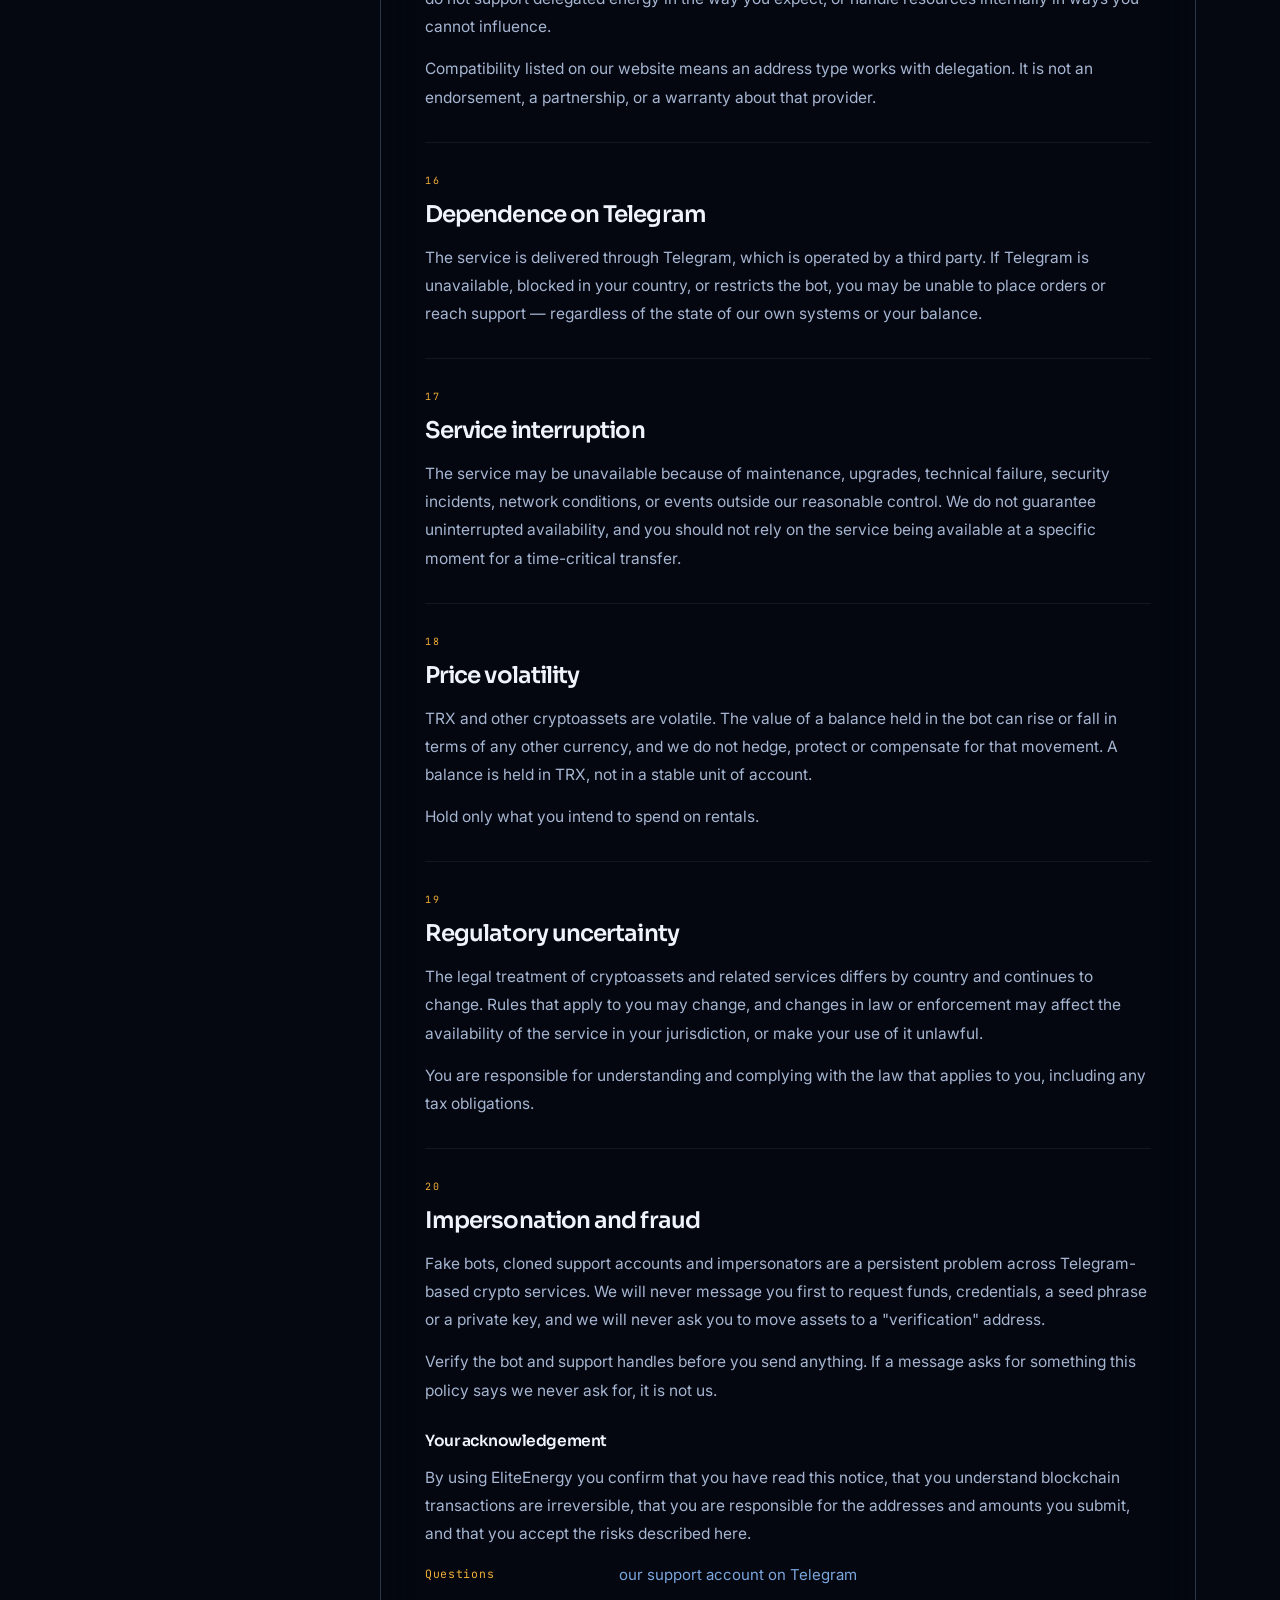
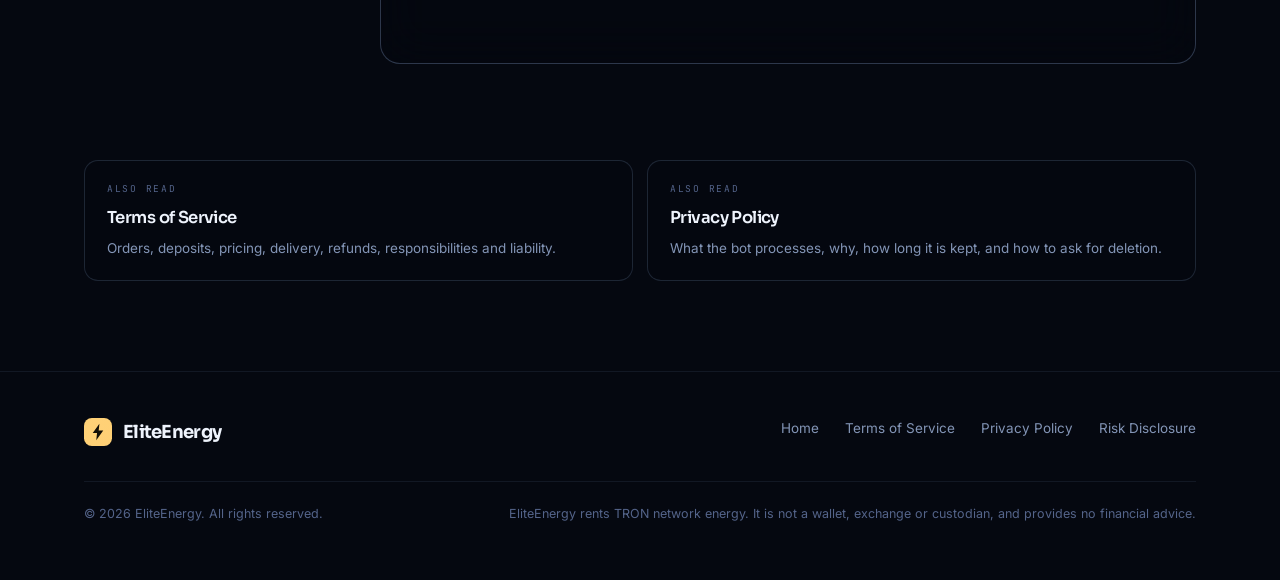
<file: risk-disclosure.html>
<!DOCTYPE html>
<html lang="en">
<head>
<meta charset="utf-8">
<meta name="viewport" content="width=device-width, initial-scale=1">
<title>Risk Disclosure &amp; Disclaimer | EliteEnergy — TRON Energy Rental</title>
<meta name="description" content="Risks of renting TRON energy: network congestion, transaction failure, irreversible transactions, incorrect addresses, energy price changes, third-party wallets, and regulatory uncertainty.">
<meta name="robots" content="index,follow">
<link rel="canonical" href="https://eliteenergy.example/risk-disclosure">
<meta property="og:type" content="article">
<meta property="og:site_name" content="EliteEnergy">
<meta property="og:title" content="Risk Disclosure &amp; Disclaimer | EliteEnergy">
<meta property="og:description" content="The risks you take on when renting TRON energy, stated plainly.">
<meta property="og:url" content="https://eliteenergy.example/risk-disclosure">
<meta name="theme-color" content="#050810">
<link rel="preconnect" href="https://fonts.googleapis.com">
<link rel="preconnect" href="https://fonts.gstatic.com" crossorigin>
<link href="https://fonts.googleapis.com/css2?family=Sora:wght@400;600;700;800&family=Inter:wght@400;450;500;600&family=JetBrains+Mono:wght@400;500;600&display=swap" rel="stylesheet">
<script src="js/legal-config.js"></script>
<link rel="stylesheet" href="css/legal-risk-disclosure.css">

<!-- Google tag (gtag.js) -->
<script async src="https://www.googletagmanager.com/gtag/js?id=G-FFSXHVCLWC"></script>
<script>
  window.dataLayer = window.dataLayer || [];
  function gtag(){dataLayer.push(arguments);}
  gtag('js', new Date());

  gtag('config', 'G-FFSXHVCLWC');
</script>

</head>
<body>
<a class="skip" href="#doc">Skip to document</a>

<div class="atmos" aria-hidden="true">
  <div class="a-grid"></div><div class="glow g1"></div><div class="glow g2"></div>
</div>

<svg width="0" height="0" style="position:absolute" aria-hidden="true"><defs>
<linearGradient id="lg" x1="0" y1="0" x2="32" y2="32"><stop stop-color="#FFD177"/><stop offset="1" stop-color="#F0AE38"/></linearGradient>
</defs></svg>

<nav class="nav">
  <div class="wrap nav-in">
    <a class="brand" href="index.html">
      <svg class="mark" viewBox="0 0 32 32" aria-hidden="true"><rect width="32" height="32" rx="9" fill="url(#lg)"/><path d="M17.6 6.5 10 17.2h4.9l-.9 8.3 8-11.1h-5.2l.8-7.9Z" fill="#120E06"/></svg>
      EliteEnergy
    </a>
    <div class="nav-links">
      <a href="index.html">Home</a>
      <a href="terms.html">Terms of Service</a>
      <a href="privacy.html">Privacy Policy</a>
      <a href="risk-disclosure.html" class="here" aria-current="page">Risk Disclosure</a>
    </div>
    <a class="btn" data-legal-href="botUrl" href="index.html">Open bot</a>
  </div>
</nav>

<main>
  <div class="wrap lhead">
    <span class="kick">Legal</span>
    <h1>Risk Disclosure<br>&amp; Disclaimer</h1>
    <p class="lsub">Renting energy is a transaction on a public blockchain we do not control. This page sets out, plainly, what can go wrong and which parts of it are yours to manage. It forms part of our Terms of Service.</p>
    <div class="lmeta">
      <span>Last updated · <b data-legal="LAST_UPDATED">24 August 2026</b></span>
      <span>20 sections</span>
      <span>Read before your first order</span>
    </div>
  </div>

  <div class="wrap legal-grid">
    <aside class="toc" aria-label="Table of contents">
      <details open>
        <summary>Contents<span aria-hidden="true"></span></summary>
        <ol>
          <li><a href="#s1">Purpose of this notice</a></li>
          <li><a href="#s2">No investment advice</a></li>
          <li><a href="#s3">No guarantee of savings</a></li>
          <li><a href="#s4">No guarantee of transaction success</a></li>
          <li><a href="#s5">We do not control the TRON network</a></li>
          <li><a href="#s6">Energy prices can change</a></li>
          <li><a href="#s7">Energy requirements can change</a></li>
          <li><a href="#s8">Congestion and delay</a></li>
          <li><a href="#s9">Transactions are irreversible</a></li>
          <li><a href="#s10">Incorrect addresses</a></li>
          <li><a href="#s11">Sending versus receiving wallet</a></li>
          <li><a href="#s12">Deposit risk</a></li>
          <li><a href="#s13">Rentals expire</a></li>
          <li><a href="#s14">Smart contract and protocol risk</a></li>
          <li><a href="#s15">Third-party wallets and exchanges</a></li>
          <li><a href="#s16">Dependence on Telegram</a></li>
          <li><a href="#s17">Service interruption</a></li>
          <li><a href="#s18">Price volatility</a></li>
          <li><a href="#s19">Regulatory uncertainty</a></li>
          <li><a href="#s20">Impersonation and fraud</a></li>
        </ol>
      </details>
    </aside>

    <article class="doc" id="doc">
      <div class="note">
        <span class="kick">The three that cost people money</span>
        <p><strong style="color:var(--paper)">Wrong address.</strong> Energy goes where you send it and cannot be recalled. <strong style="color:var(--paper)">Wrong wallet.</strong> Energy must go to the wallet that signs the transaction, not the one receiving your USDT. <strong style="color:var(--paper)">Expired rental.</strong> Energy lasts for the stated period and then it is gone.</p>
        <p>None of these three are refundable, because in each case the service delivered exactly what was ordered.</p>
      </div>

      <section class="sec" id="s1">
        <span class="s-n">01</span>
        <h2>Purpose of this notice</h2>
        <p>This notice describes risks associated with using EliteEnergy and with transacting on the TRON network. It is not exhaustive — no risk disclosure can be — and it does not replace your own judgement or professional advice. It forms part of our <a href="terms.html">Terms of Service</a>.</p>
        <p>If you do not understand something here, do not place an order until you do.</p>
      </section>

      <section class="sec" id="s2">
        <span class="s-n">02</span>
        <h2>No investment advice</h2>
        <p><strong>EliteEnergy does not provide investment, financial, trading, tax or legal advice.</strong> Nothing on our website, in the bot, or in any message from us is a recommendation to buy, sell or hold any asset, or to enter into any transaction.</p>
        <p>We sell a network resource. What you do with it is your decision, made on your own assessment.</p>
      </section>

      <section class="sec" id="s3">
        <span class="s-n">03</span>
        <h2>No guarantee of savings</h2>
        <p><strong>We do not guarantee that renting energy will cost you less than any alternative.</strong> Whether it does depends on the energy price at the time, how much energy your transaction actually requires, how often you transact, and what you are comparing against.</p>
        <p>Calculators, comparisons and example figures on our website are illustrative estimates based on assumptions stated alongside them. They are not quotes, predictions or promises, and real costs vary with network conditions. Treat any figure as an example, not an outcome.</p>
      </section>

      <section class="sec" id="s4">
        <span class="s-n">04</span>
        <h2>No guarantee of transaction success</h2>
        <p>Energy is one input to a TRON transaction. Having enough of it does not guarantee your transaction will succeed. Transfers can still fail because of insufficient bandwidth, an insufficient token balance, contract conditions, wallet software errors, or network state at the moment of broadcast.</p>
        <p>We deliver energy. We do not send your transaction, and we have no visibility of or control over it.</p>
      </section>

      <section class="sec" id="s5">
        <span class="s-n">05</span>
        <h2>We do not control the TRON network</h2>
        <p>TRON is a public blockchain operated by its validators and governed by its own processes. We are a user of it, like you. We do not set its rules, its fees, its resource model or its availability, and we cannot alter, accelerate, reverse or delete anything it records.</p>
        <p>Changes to the protocol or its parameters can affect how the service works, what it costs, or whether it can operate at all — and can happen without notice to us or to you.</p>
      </section>

      <section class="sec" id="s6">
        <span class="s-n">06</span>
        <h2>Energy prices can change</h2>
        <p>The cost of energy on the TRON network is not fixed. Network governance and market conditions can move it, sometimes sharply. Our prices reflect those conditions and may change at any time, including between one order and the next.</p>
        <p>The price that applies to your order is the one shown in the bot at the moment you confirm it.</p>
      </section>

      <section class="sec" id="s7">
        <span class="s-n">07</span>
        <h2>Energy requirements can change</h2>
        <p>How much energy a transfer consumes is determined by the network and by the state of the receiving wallet — most notably whether it has held that token before. These requirements are set by the protocol and by contract behaviour, and they can change.</p>
        <p>Guidance about typical amounts is exactly that: guidance. If your transaction needs more energy than you rented, the network charges the difference to your sending wallet in TRX, or the transaction fails.</p>
      </section>

      <section class="sec" id="s8">
        <span class="s-n">08</span>
        <h2>Congestion and delay</h2>
        <p>Blockchain networks can become congested. When TRON is under load, transactions — including our delegations — may confirm slowly or not at all. Any timing described anywhere on our website reflects normal conditions and is not a guarantee.</p>
        <p>Plan for the possibility that a delivery is slower than usual, particularly if your transfer is time-sensitive.</p>
      </section>

      <section class="sec" id="s9">
        <span class="s-n">09</span>
        <h2>Transactions are irreversible</h2>
        <p><strong>Blockchain transactions cannot be undone.</strong> Once a delegation or a deposit is confirmed on the TRON network, it is permanent. There is no chargeback, no reversal, no support intervention, and no authority that can restore it — not us, not the network, not anyone.</p>
        <p>Check everything before you confirm. That is the only protection that exists.</p>
      </section>

      <section class="sec" id="s10">
        <span class="s-n">10</span>
        <h2>Incorrect addresses</h2>
        <p>Energy is delegated to the exact address you provide. If you enter an address that is wrong — mistyped, copied from the wrong field, pasted from a clipboard that was altered by malware — the energy goes there and is lost to you.</p>
        <p>We cannot retrieve it, redirect it, or refund it, because the order was fulfilled as instructed. Verify the first and last characters of every address, and verify the whole string when it matters.</p>
      </section>

      <section class="sec" id="s11">
        <span class="s-n">11</span>
        <h2>Sending versus receiving wallet</h2>
        <p>This is the single most common mistake. Energy is consumed by the wallet that <strong>signs</strong> the transaction, not the wallet that receives the tokens. Delegating energy to your recipient does nothing for your transfer.</p>
        <p>Always send energy to the wallet you are sending <em>from</em>.</p>
      </section>

      <section class="sec" id="s12">
        <span class="s-n">12</span>
        <h2>Deposit risk</h2>
        <p>Deposits must be made in the correct asset, on the correct network, to the address the bot issued to you. Sending a different token, using a different chain, or sending to any other address can result in permanent loss that we are unable to recover.</p>
        <p>Deposits sent from certain smart contracts or from some exchange withdrawal systems may also fail to credit correctly. When in doubt, send a small test amount first.</p>
      </section>

      <section class="sec" id="s13">
        <span class="s-n">13</span>
        <h2>Rentals expire</h2>
        <p>Rented energy is available for the period stated at purchase and then returns to the network automatically. Unused energy is not refundable, not extendable and not exchangeable.</p>
        <p>If you rent energy and then delay your transfer past the rental period, you will need to rent again.</p>
      </section>

      <section class="sec" id="s14">
        <span class="s-n">14</span>
        <h2>Smart contract and protocol risk</h2>
        <p>TRC-20 tokens such as USDT are smart contracts. Their behaviour is defined by their own code and by their issuers, who may have the ability to pause transfers, freeze balances or upgrade contract logic. Bugs and vulnerabilities can exist in any contract or protocol, including ones widely considered reliable.</p>
        <p>These are risks of the ecosystem you are transacting in. They are outside our control and outside our responsibility.</p>
      </section>

      <section class="sec" id="s15">
        <span class="s-n">15</span>
        <h2>Third-party wallets and exchanges</h2>
        <p>Wallets, exchanges, custodians and block explorers are independent third parties. They can suffer outages, bugs, security incidents, policy changes and account freezes. Some exchange accounts do not support delegated energy in the way you expect, or handle resources internally in ways you cannot influence.</p>
        <p>Compatibility listed on our website means an address type works with delegation. It is not an endorsement, a partnership, or a warranty about that provider.</p>
      </section>

      <section class="sec" id="s16">
        <span class="s-n">16</span>
        <h2>Dependence on Telegram</h2>
        <p>The service is delivered through Telegram, which is operated by a third party. If Telegram is unavailable, blocked in your country, or restricts the bot, you may be unable to place orders or reach support — regardless of the state of our own systems or your balance.</p>
      </section>

      <section class="sec" id="s17">
        <span class="s-n">17</span>
        <h2>Service interruption</h2>
        <p>The service may be unavailable because of maintenance, upgrades, technical failure, security incidents, network conditions, or events outside our reasonable control. We do not guarantee uninterrupted availability, and you should not rely on the service being available at a specific moment for a time-critical transfer.</p>
      </section>

      <section class="sec" id="s18">
        <span class="s-n">18</span>
        <h2>Price volatility</h2>
        <p>TRX and other cryptoassets are volatile. The value of a balance held in the bot can rise or fall in terms of any other currency, and we do not hedge, protect or compensate for that movement. A balance is held in TRX, not in a stable unit of account.</p>
        <p>Hold only what you intend to spend on rentals.</p>
      </section>

      <section class="sec" id="s19">
        <span class="s-n">19</span>
        <h2>Regulatory uncertainty</h2>
        <p>The legal treatment of cryptoassets and related services differs by country and continues to change. Rules that apply to you may change, and changes in law or enforcement may affect the availability of the service in your jurisdiction, or make your use of it unlawful.</p>
        <p>You are responsible for understanding and complying with the law that applies to you, including any tax obligations.</p>
      </section>

      <section class="sec" id="s20">
        <span class="s-n">20</span>
        <h2>Impersonation and fraud</h2>
        <p>Fake bots, cloned support accounts and impersonators are a persistent problem across Telegram-based crypto services. We will never message you first to request funds, credentials, a seed phrase or a private key, and we will never ask you to move assets to a "verification" address.</p>
        <p>Verify the bot and support handles before you send anything. If a message asks for something this policy says we never ask for, it is not us.</p>
        <h3>Your acknowledgement</h3>
        <p>By using EliteEnergy you confirm that you have read this notice, that you understand blockchain transactions are irreversible, that you are responsible for the addresses and amounts you submit, and that you accept the risks described here.</p>
        <dl class="dl">
          <dt>Questions</dt><dd><span data-legal-link="supportTelegram">our support account on Telegram</span></dd>
          <dt data-legal-if="contactEmail">Email</dt><dd data-legal-if="contactEmail" data-legal="contactEmail"></dd>
        </dl>
      </section>
    </article>
  </div>

  <div class="wrap">
    <div class="xlinks" style="margin-top:0;padding-bottom:90px">
      <a class="xl" href="terms.html">
        <div class="xl-k">Also read</div>
        <div class="xl-t">Terms of Service</div>
        <p class="xl-p">Orders, deposits, pricing, delivery, refunds, responsibilities and liability.</p>
      </a>
      <a class="xl" href="privacy.html">
        <div class="xl-k">Also read</div>
        <div class="xl-t">Privacy Policy</div>
        <p class="xl-p">What the bot processes, why, how long it is kept, and how to ask for deletion.</p>
      </a>
    </div>
  </div>
</main>

<footer>
  <div class="wrap">
    <div class="f-top">
      <a class="brand" href="index.html">
        <svg class="mark" viewBox="0 0 32 32" aria-hidden="true"><rect width="32" height="32" rx="9" fill="url(#lg)"/><path d="M17.6 6.5 10 17.2h4.9l-.9 8.3 8-11.1h-5.2l.8-7.9Z" fill="#120E06"/></svg>
        EliteEnergy
      </a>
      <div class="f-links">
        <a href="index.html">Home</a>
        <a href="terms.html">Terms of Service</a>
        <a href="privacy.html">Privacy Policy</a>
        <a href="risk-disclosure.html">Risk Disclosure</a>
      </div>
    </div>
    <div class="f-bot">
      <p>© 2026 EliteEnergy. All rights reserved.</p>
      <p>EliteEnergy rents TRON network energy. It is not a wallet, exchange or custodian, and provides no financial advice.</p>
    </div>
  </div>
</footer>
<script src="js/legal-risk-disclosure.js"></script>
</body>
</html>
</file>
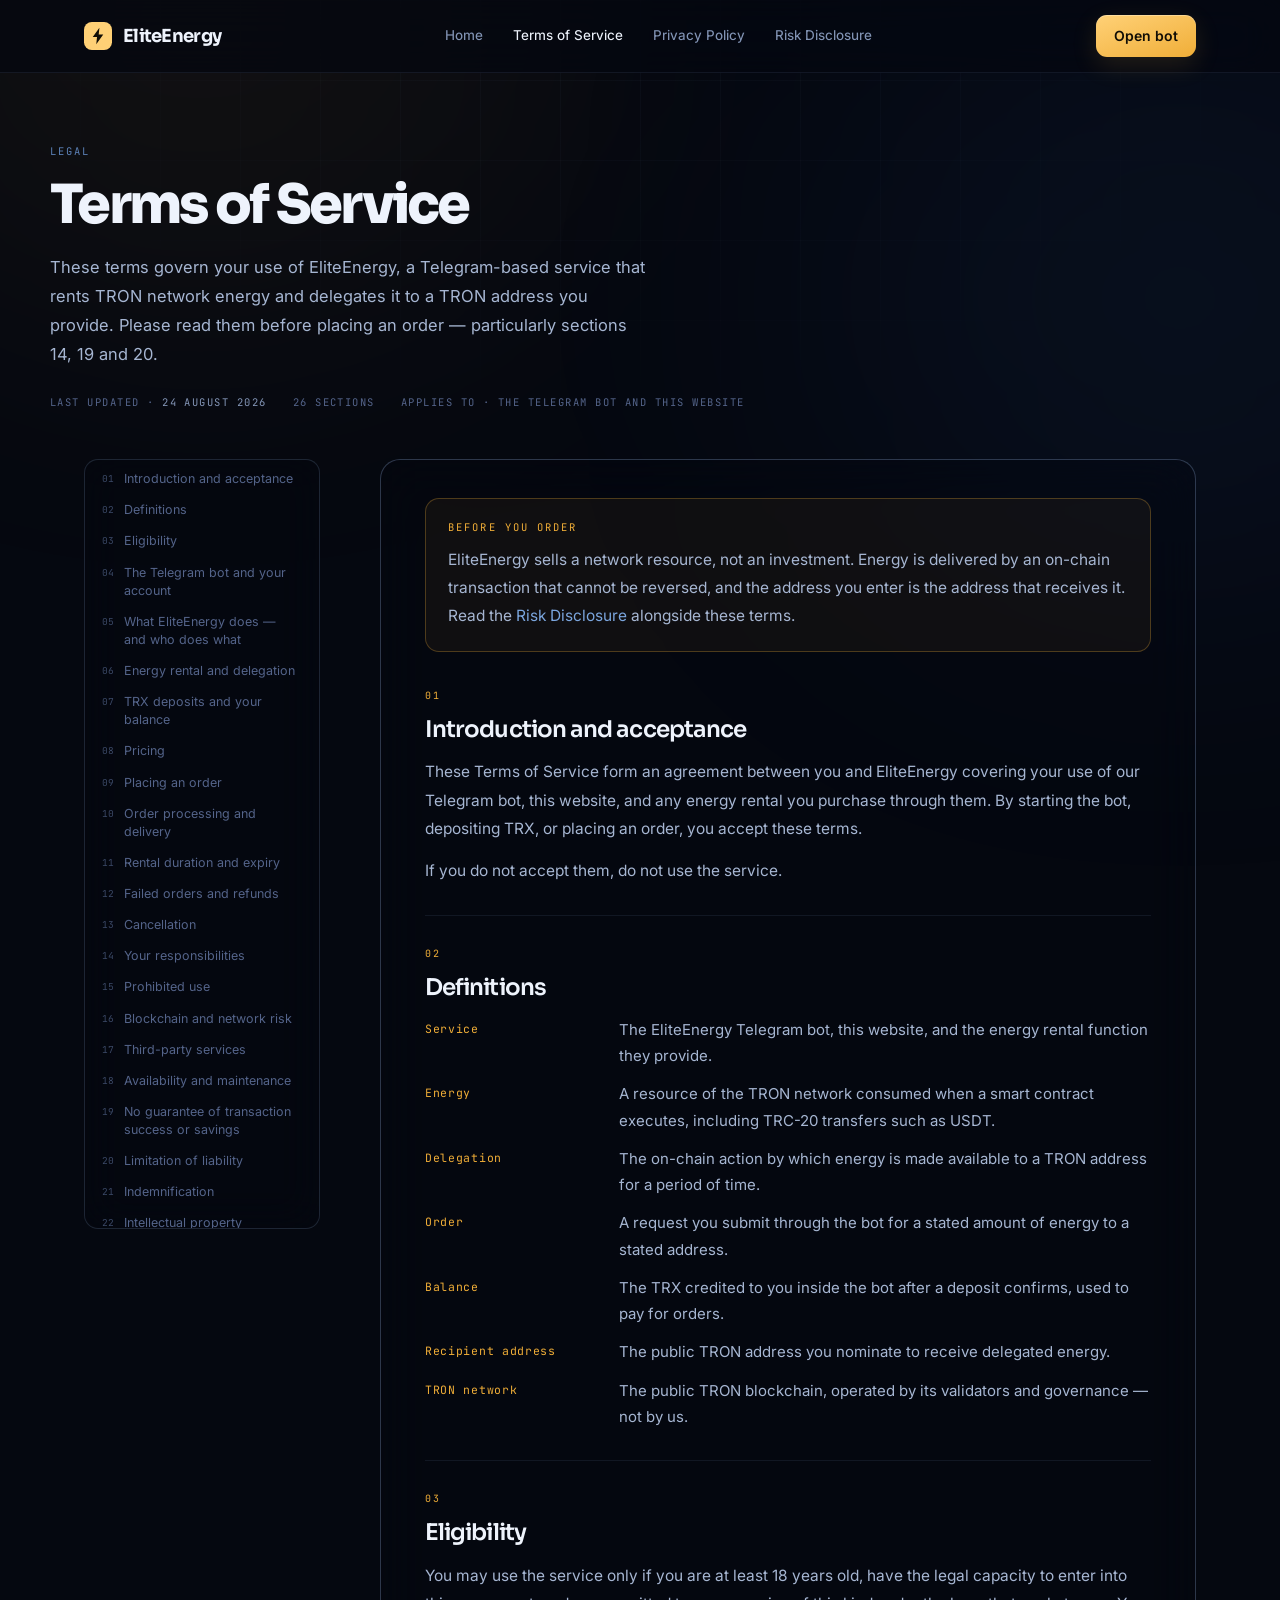
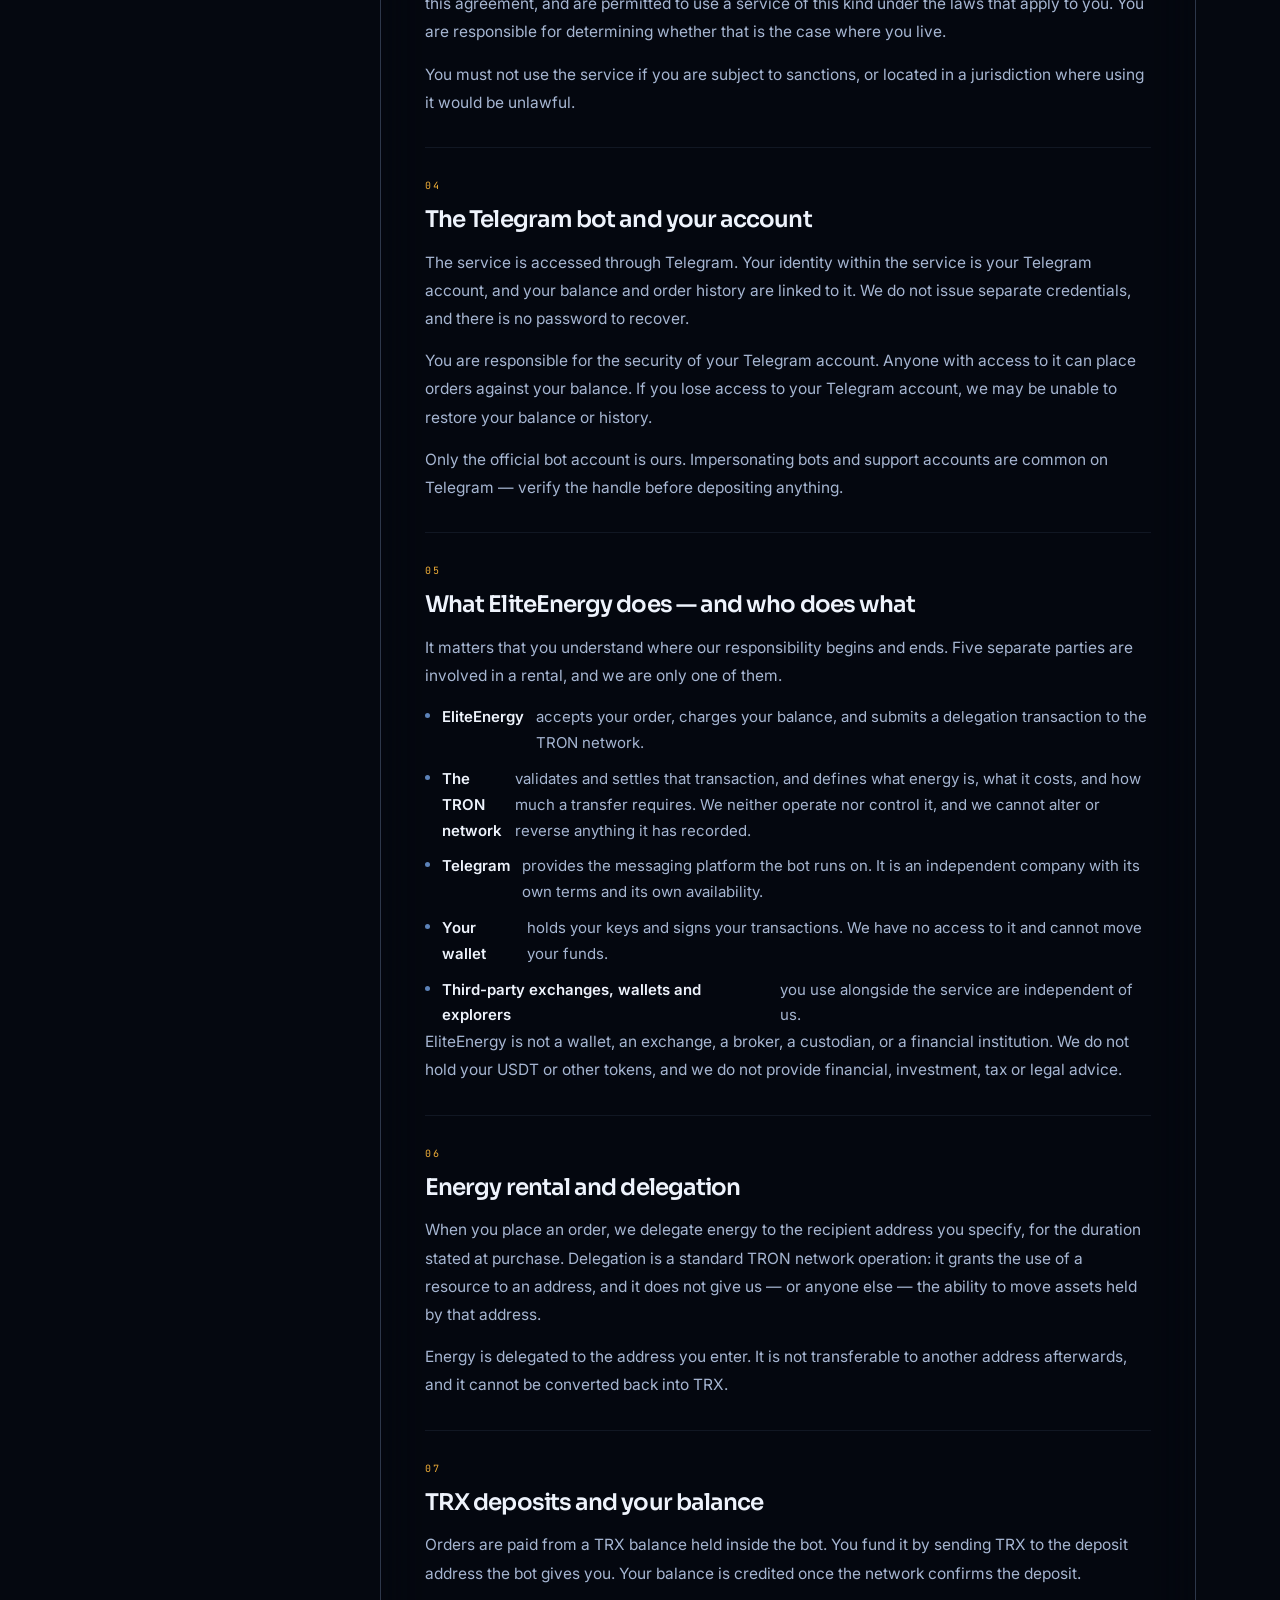
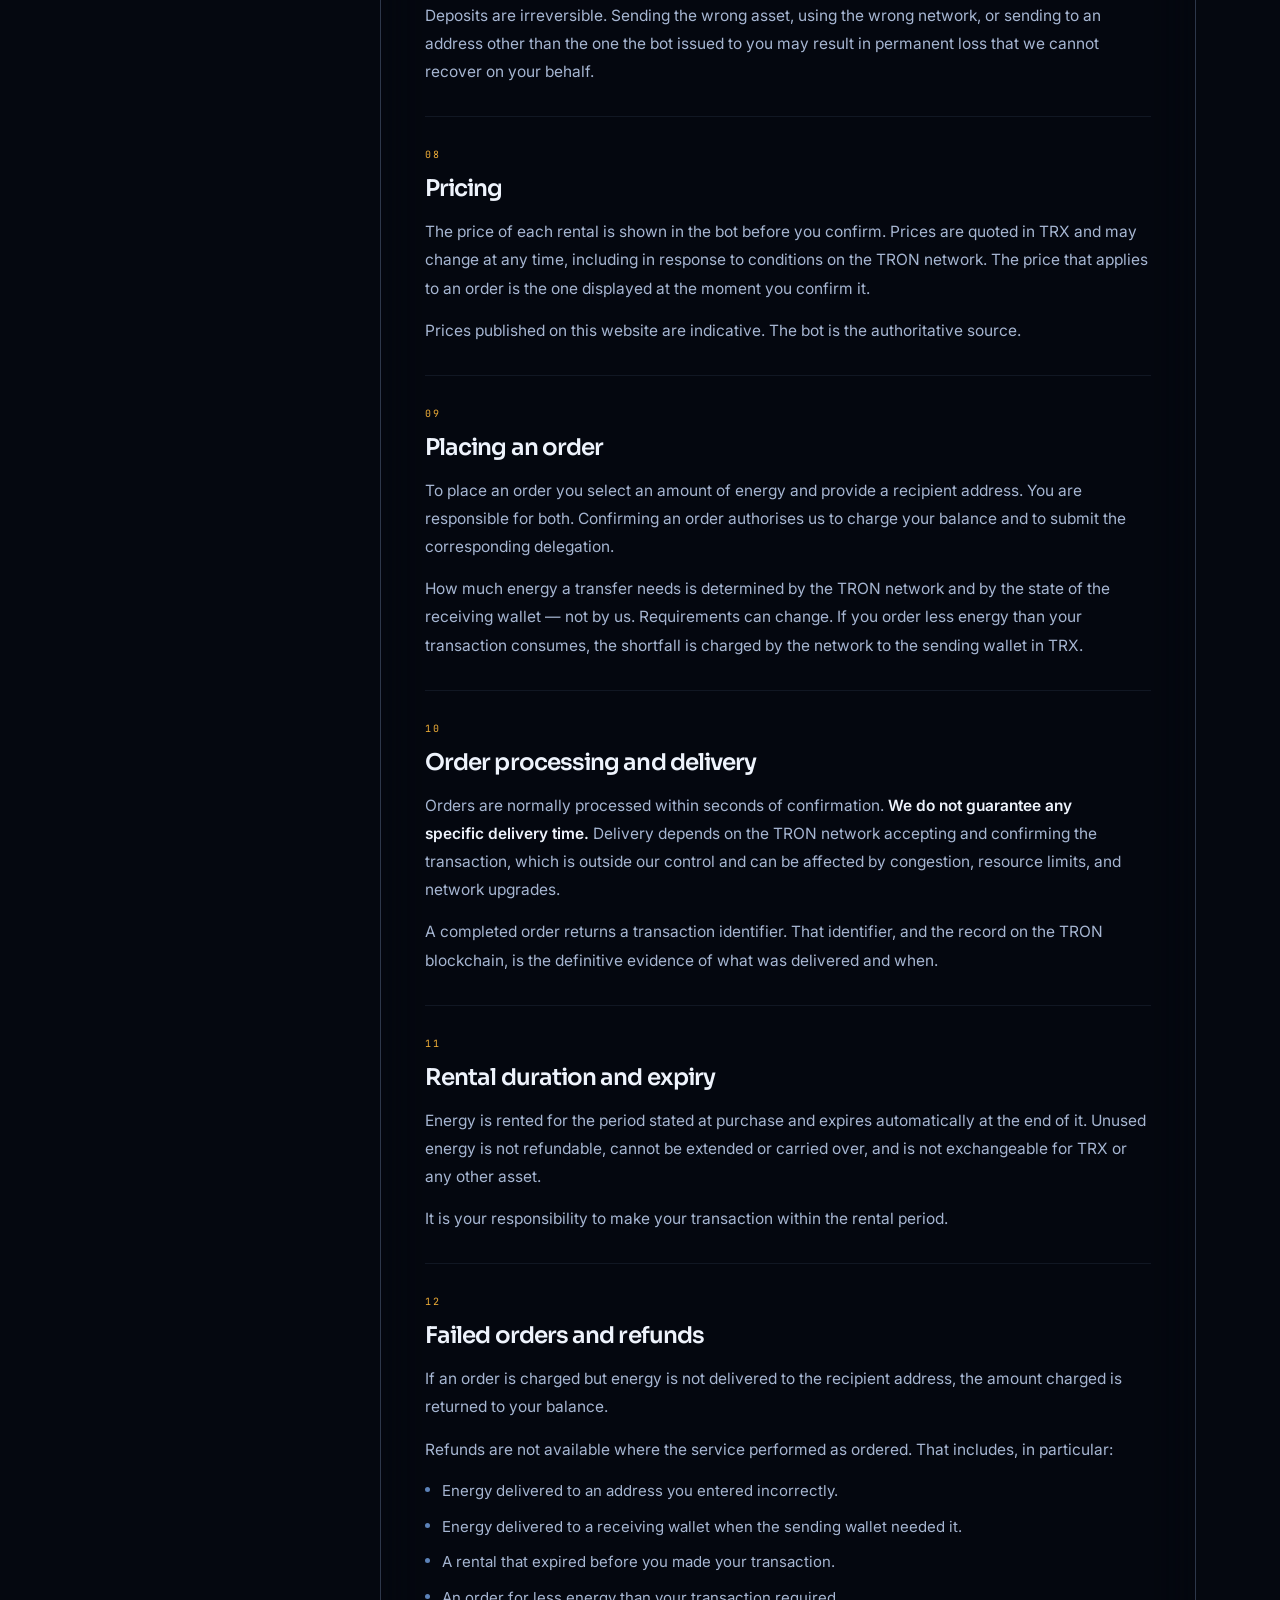
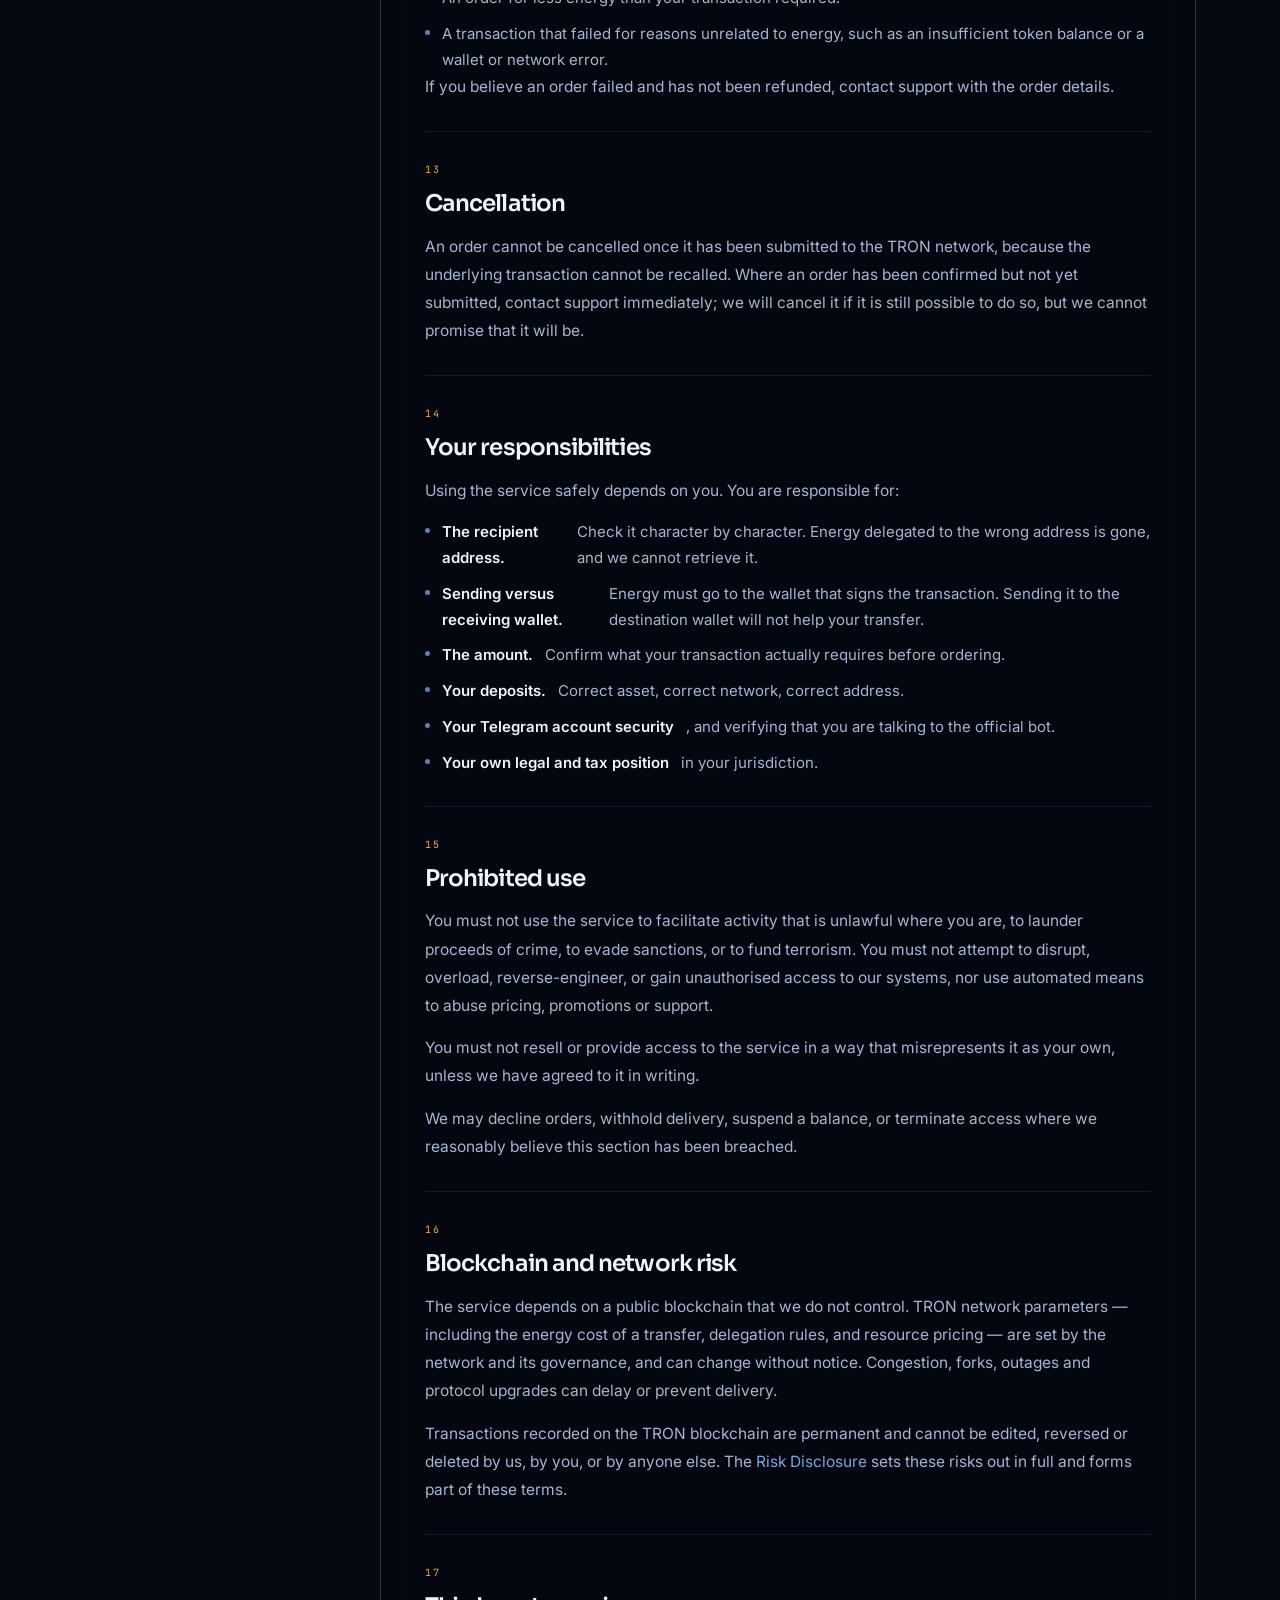
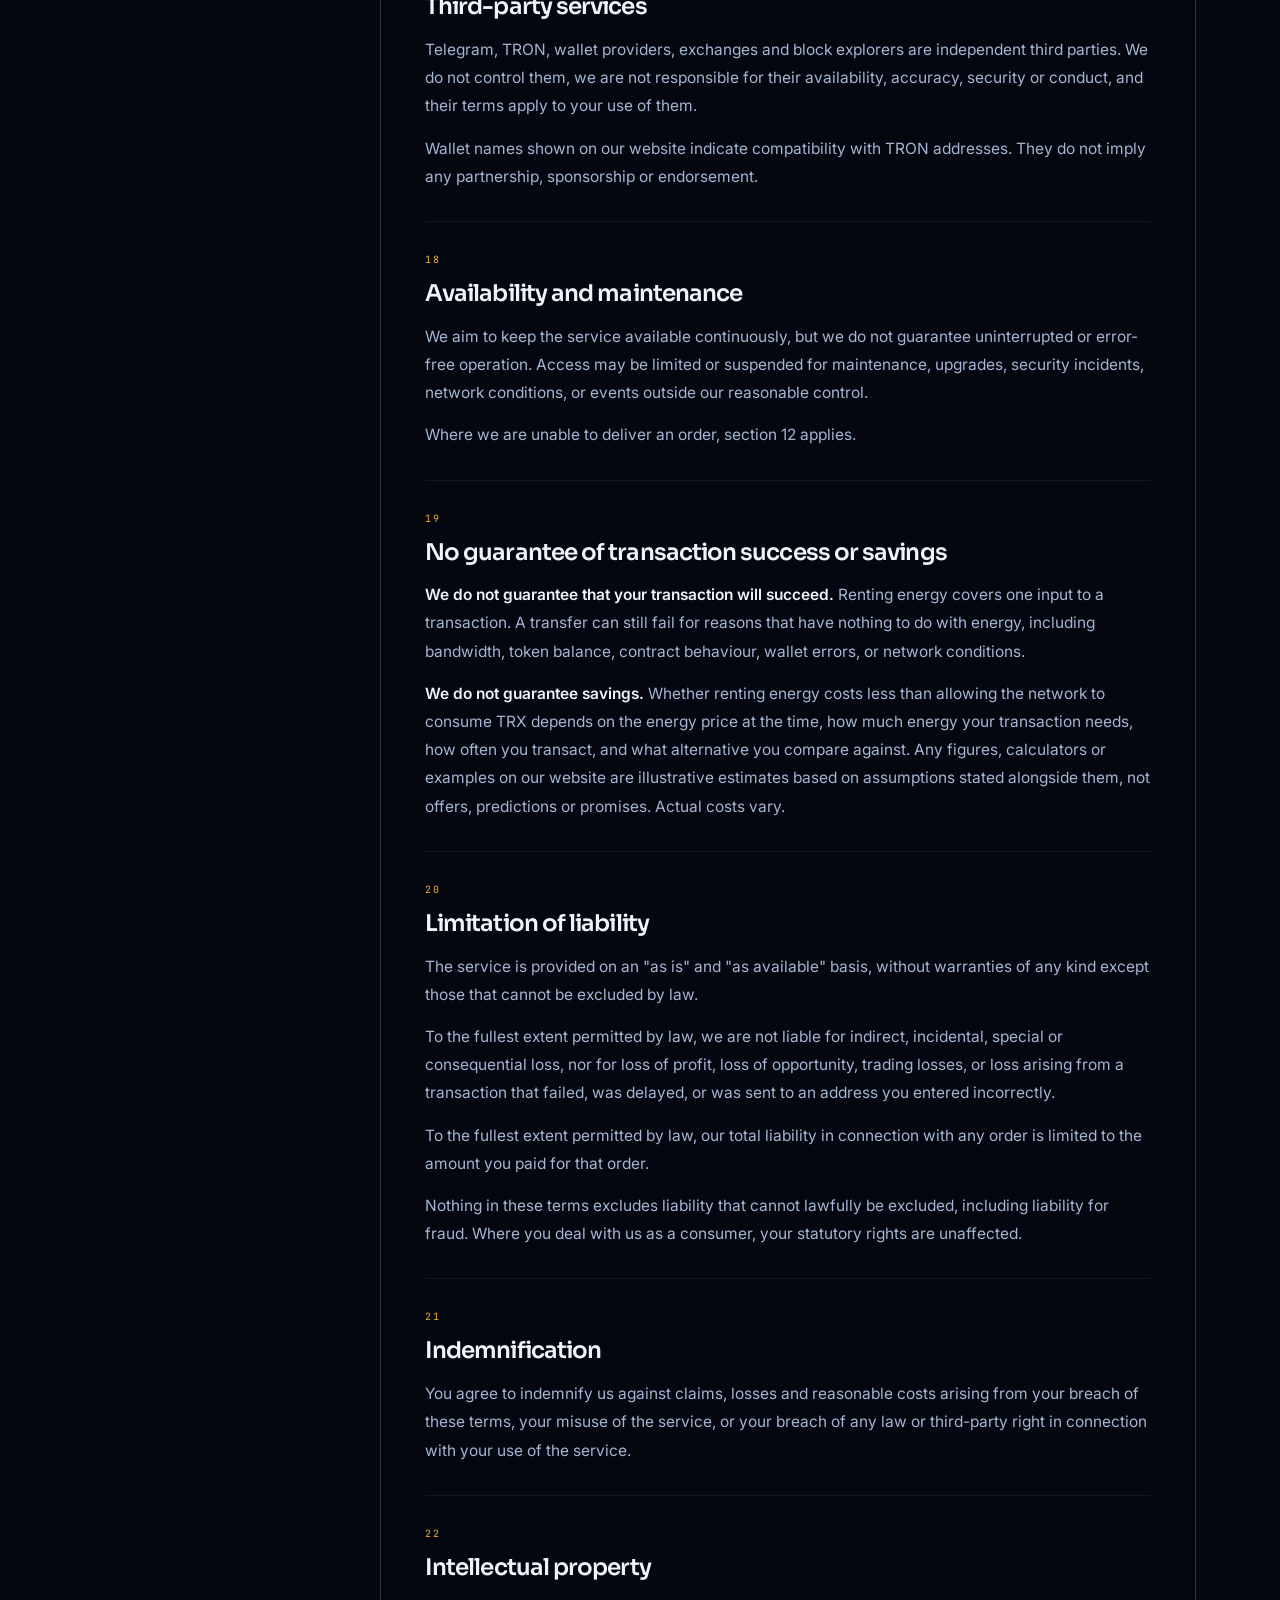
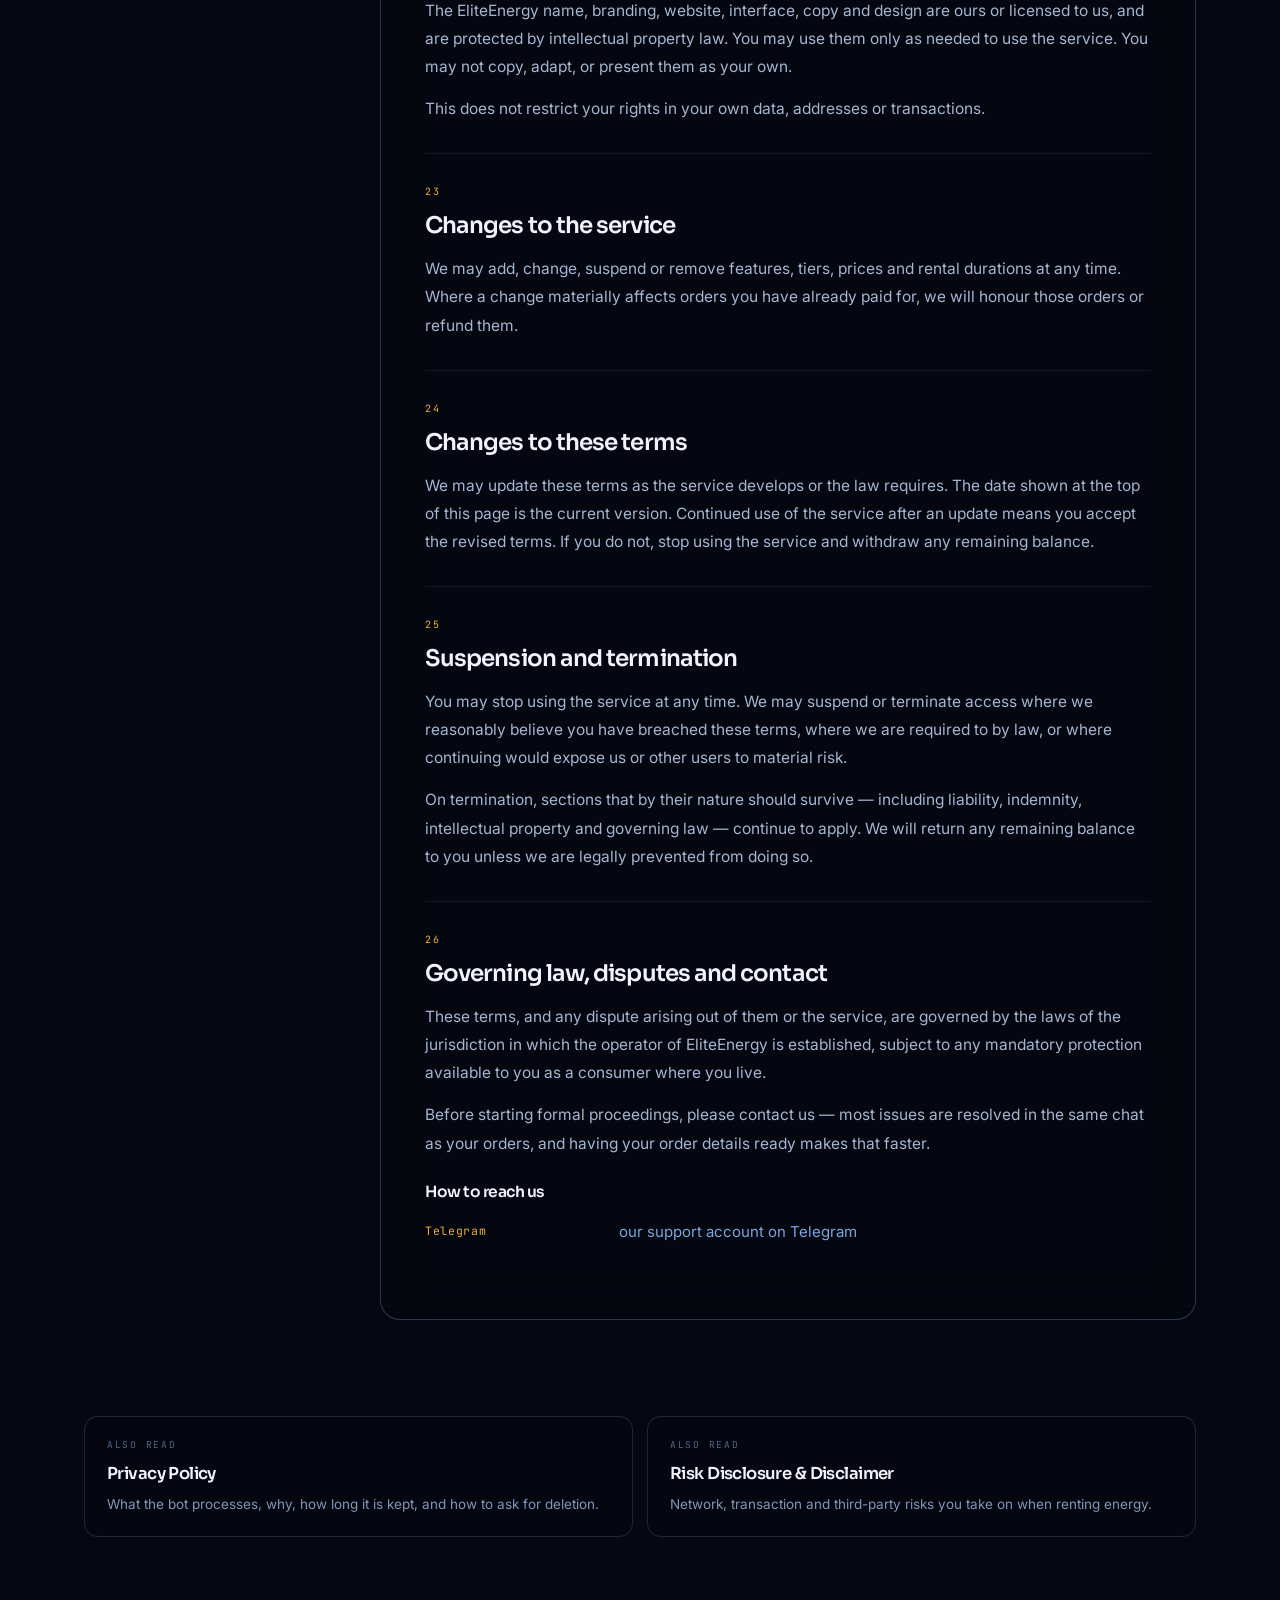
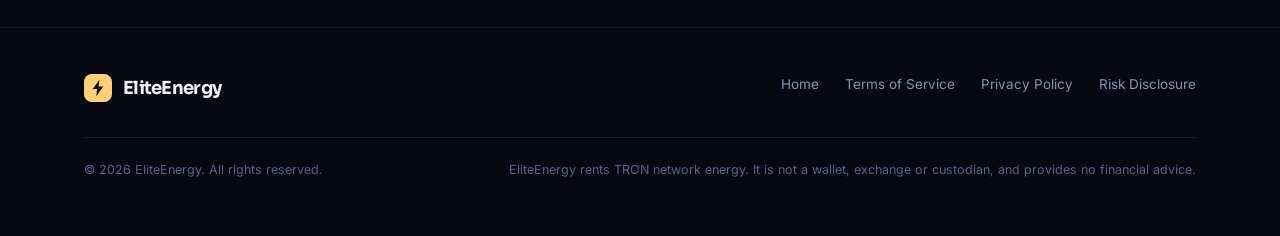
<file: terms.html>
<!DOCTYPE html>
<html lang="en">
<head>
<meta charset="utf-8">
<meta name="viewport" content="width=device-width, initial-scale=1">
<title>Terms of Service | EliteEnergy — TRON Energy Rental</title>
<meta name="description" content="The terms that govern use of the EliteEnergy TRON energy rental service: orders, deposits, pricing, delivery, refunds, user responsibilities, liability and governing law.">
<meta name="robots" content="index,follow">
<link rel="canonical" href="https://eliteenergy.example/terms">
<meta property="og:type" content="article">
<meta property="og:site_name" content="EliteEnergy">
<meta property="og:title" content="Terms of Service | EliteEnergy">
<meta property="og:description" content="The terms governing use of the EliteEnergy TRON energy rental service.">
<meta property="og:url" content="https://eliteenergy.example/terms">
<meta name="theme-color" content="#050810">
<link rel="preconnect" href="https://fonts.googleapis.com">
<link rel="preconnect" href="https://fonts.gstatic.com" crossorigin>
<link href="https://fonts.googleapis.com/css2?family=Sora:wght@400;600;700;800&family=Inter:wght@400;450;500;600&family=JetBrains+Mono:wght@400;500;600&display=swap" rel="stylesheet">
<script src="js/legal-config.js"></script>
<link rel="stylesheet" href="css/legal-terms.css">

<!-- Google tag (gtag.js) -->
<script async src="https://www.googletagmanager.com/gtag/js?id=G-FFSXHVCLWC"></script>
<script>
  window.dataLayer = window.dataLayer || [];
  function gtag(){dataLayer.push(arguments);}
  gtag('js', new Date());

  gtag('config', 'G-FFSXHVCLWC');
</script>

</head>
<body>
<a class="skip" href="#doc">Skip to document</a>

<div class="atmos" aria-hidden="true">
  <div class="a-grid"></div><div class="glow g1"></div><div class="glow g2"></div>
</div>

<svg width="0" height="0" style="position:absolute" aria-hidden="true"><defs>
<linearGradient id="lg" x1="0" y1="0" x2="32" y2="32"><stop stop-color="#FFD177"/><stop offset="1" stop-color="#F0AE38"/></linearGradient>
</defs></svg>

<nav class="nav">
  <div class="wrap nav-in">
    <a class="brand" href="index.html">
      <svg class="mark" viewBox="0 0 32 32" aria-hidden="true"><rect width="32" height="32" rx="9" fill="url(#lg)"/><path d="M17.6 6.5 10 17.2h4.9l-.9 8.3 8-11.1h-5.2l.8-7.9Z" fill="#120E06"/></svg>
      EliteEnergy
    </a>
    <div class="nav-links">
      <a href="index.html">Home</a>
      <a href="terms.html" class="here" aria-current="page">Terms of Service</a>
      <a href="privacy.html">Privacy Policy</a>
      <a href="risk-disclosure.html">Risk Disclosure</a>
    </div>
    <a class="btn" data-legal-href="botUrl" href="index.html">Open bot</a>
  </div>
</nav>

<main>
  <div class="wrap lhead">
    <span class="kick">Legal</span>
    <h1>Terms of Service</h1>
    <p class="lsub">These terms govern your use of EliteEnergy, a Telegram-based service that rents TRON network energy and delegates it to a TRON address you provide. Please read them before placing an order — particularly sections 14, 19 and 20.</p>
    <p class="opline" data-legal-if="entityName">EliteEnergy is operated by <strong style="color:var(--paper)" data-legal="entityName">EliteEnergy</strong>.</p>
    <div class="lmeta">
      <span>Last updated · <b data-legal="LAST_UPDATED">24 August 2026</b></span>
      <span data-sec-count>27 sections</span>
      <span>Applies to · the Telegram bot and this website</span>
    </div>
  </div>

  <div class="wrap legal-grid">
    <aside class="toc" aria-label="Table of contents">
      <details open="open">
        <summary>Contents<span aria-hidden="true"></span></summary>
        <ol>
          <li><a href="#s1">Introduction and acceptance</a></li>
          <li><a href="#s2">Definitions</a></li>
          <li><a href="#s3">Eligibility</a></li>
          <li><a href="#s4">The Telegram bot and your account</a></li>
          <li><a href="#s5">What EliteEnergy does — and who does what</a></li>
          <li><a href="#s6">Energy rental and delegation</a></li>
          <li><a href="#s7">TRX deposits and your balance</a></li>
          <li><a href="#s8">Pricing</a></li>
          <li><a href="#s9">Placing an order</a></li>
          <li><a href="#s10">Order processing and delivery</a></li>
          <li><a href="#s11">Rental duration and expiry</a></li>
          <li><a href="#s12">Failed orders and refunds</a></li>
          <li><a href="#s13">Cancellation</a></li>
          <li><a href="#s14">Your responsibilities</a></li>
          <li><a href="#s15">Prohibited use</a></li>
          <li><a href="#s16">Blockchain and network risk</a></li>
          <li><a href="#s17">Third-party services</a></li>
          <li><a href="#s18">Availability and maintenance</a></li>
          <li><a href="#s19">No guarantee of transaction success or savings</a></li>
          <li><a href="#s20">Limitation of liability</a></li>
          <li><a href="#s21">Indemnification</a></li>
          <li><a href="#s22">Intellectual property</a></li>
          <li data-legal-if="offersApi"><a href="#s23">Developer API</a></li>
          <li><a href="#s24">Changes to the service</a></li>
          <li><a href="#s25">Changes to these terms</a></li>
          <li><a href="#s26">Suspension and termination</a></li>
          <li><a href="#s27">Governing law, disputes and contact</a></li>
        </ol>
      </details>
    </aside>

    <article class="doc" id="doc">
      <div class="note">
        <span class="kick">Before you order</span>
        <p>EliteEnergy sells a network resource, not an investment. Energy is delivered by an on-chain transaction that cannot be reversed, and the address you enter is the address that receives it. Read the <a href="risk-disclosure.html">Risk Disclosure</a> alongside these terms.</p>
      </div>

      <section class="sec" id="s1">
        <span class="s-n">01</span>
        <h2>Introduction and acceptance</h2>
        <p>These Terms of Service form an agreement between you and EliteEnergy covering your use of our Telegram bot, this website, and any energy rental you purchase through them. By starting the bot, depositing TRX, or placing an order, you accept these terms.</p>
        <p>If you do not accept them, do not use the service.</p>
      </section>

      <section class="sec" id="s2">
        <span class="s-n">02</span>
        <h2>Definitions</h2>
        <dl class="dl">
          <dt>Service</dt><dd>The EliteEnergy Telegram bot, this website, and the energy rental function they provide.</dd>
          <dt>Energy</dt><dd>A resource of the TRON network consumed when a smart contract executes, including TRC-20 transfers such as USDT.</dd>
          <dt>Delegation</dt><dd>The on-chain action by which energy is made available to a TRON address for a period of time.</dd>
          <dt>Order</dt><dd>A request you submit through the bot for a stated amount of energy to a stated address.</dd>
          <dt>Balance</dt><dd>The TRX credited to you inside the bot after a deposit confirms, used to pay for orders.</dd>
          <dt>Recipient address</dt><dd>The public TRON address you nominate to receive delegated energy.</dd>
          <dt>TRON network</dt><dd>The public TRON blockchain, operated by its validators and governance — not by us.</dd>
        </dl>
      </section>

      <section class="sec" id="s3">
        <span class="s-n">03</span>
        <h2>Eligibility</h2>
        <p>You may use the service only if you are at least 18 years old, have the legal capacity to enter into this agreement, and are permitted to use a service of this kind under the laws that apply to you. You are responsible for determining whether that is the case where you live.</p>
        <p>You must not use the service if you are subject to sanctions, or located in a jurisdiction where using it would be unlawful.</p>
      </section>

      <section class="sec" id="s4">
        <span class="s-n">04</span>
        <h2>The Telegram bot and your account</h2>
        <p>The service is accessed through Telegram. Your identity within the service is your Telegram account, and your balance and order history are linked to it. We do not issue separate credentials, and there is no password to recover.</p>
        <p>You are responsible for the security of your Telegram account. Anyone with access to it can place orders against your balance. If you lose access to your Telegram account, we may be unable to restore your balance or history.</p>
        <p>Only the official bot account is ours. Impersonating bots and support accounts are common on Telegram — verify the handle before depositing anything.</p>
      </section>

      <section class="sec" id="s5">
        <span class="s-n">05</span>
        <h2>What EliteEnergy does — and who does what</h2>
        <p>It matters that you understand where our responsibility begins and ends. Five separate parties are involved in a rental, and we are only one of them.</p>
        <ul>
          <li><strong>EliteEnergy</strong> accepts your order, charges your balance, and submits a delegation transaction to the TRON network.</li>
          <li><strong>The TRON network</strong> validates and settles that transaction, and defines what energy is, what it costs, and how much a transfer requires. We neither operate nor control it, and we cannot alter or reverse anything it has recorded.</li>
          <li><strong>Telegram</strong> provides the messaging platform the bot runs on. It is an independent company with its own terms and its own availability.</li>
          <li><strong>Your wallet</strong> holds your keys and signs your transactions. We have no access to it and cannot move your funds.</li>
          <li><strong>Third-party exchanges, wallets and explorers</strong> you use alongside the service are independent of us.</li>
        </ul>
        <p>EliteEnergy is not a wallet, an exchange, a broker, a custodian, or a financial institution. We do not hold your USDT or other tokens, and we do not provide financial, investment, tax or legal advice.</p>
      </section>

      <section class="sec" id="s6">
        <span class="s-n">06</span>
        <h2>Energy rental and delegation</h2>
        <p>When you place an order, we delegate energy to the recipient address you specify, for the duration stated at purchase. Delegation is a standard TRON network operation: it grants the use of a resource to an address, and it does not give us — or anyone else — the ability to move assets held by that address.</p>
        <p>Energy is delegated to the address you enter. It is not transferable to another address afterwards, and it cannot be converted back into TRX.</p>
      </section>

      <section class="sec" id="s7">
        <span class="s-n">07</span>
        <h2>TRX deposits and your balance</h2>
        <p>Orders are paid from a TRX balance held inside the bot. You fund it by sending TRX to the deposit address the bot gives you. Your balance is credited once the network confirms the deposit.</p>
        <p>Deposits are irreversible. Sending the wrong asset, using the wrong network, or sending to an address other than the one the bot issued to you may result in permanent loss that we cannot recover on your behalf.</p>
      </section>

      <section class="sec" id="s8">
        <span class="s-n">08</span>
        <h2>Pricing</h2>
        <p>The price of each rental is shown in the bot before you confirm. Prices are quoted in TRX and may change at any time, including in response to conditions on the TRON network. The price that applies to an order is the one displayed at the moment you confirm it.</p>
        <p>Prices published on this website are indicative. The bot is the authoritative source.</p>
      </section>

      <section class="sec" id="s9">
        <span class="s-n">09</span>
        <h2>Placing an order</h2>
        <p>To place an order you select an amount of energy and provide a recipient address. You are responsible for both. Confirming an order authorises us to charge your balance and to submit the corresponding delegation.</p>
        <p>How much energy a transfer needs is determined by the TRON network and by the state of the receiving wallet — not by us. Requirements can change. If you order less energy than your transaction consumes, the shortfall is charged by the network to the sending wallet in TRX.</p>
      </section>

      <section class="sec" id="s10">
        <span class="s-n">10</span>
        <h2>Order processing and delivery</h2>
        <p>Orders are normally processed within seconds of confirmation. <strong>We do not guarantee any specific delivery time.</strong> Delivery depends on the TRON network accepting and confirming the transaction, which is outside our control and can be affected by congestion, resource limits, and network upgrades.</p>
        <p>A completed order returns a transaction identifier. That identifier, and the record on the TRON blockchain, is the definitive evidence of what was delivered and when.</p>
      </section>

      <section class="sec" id="s11">
        <span class="s-n">11</span>
        <h2>Rental duration and expiry</h2>
        <p>Energy is rented for the period stated at purchase and expires automatically at the end of it. Unused energy is not refundable, cannot be extended or carried over, and is not exchangeable for TRX or any other asset.</p>
        <p>It is your responsibility to make your transaction within the rental period.</p>
      </section>

      <section class="sec" id="s12">
        <span class="s-n">12</span>
        <h2>Failed orders and refunds</h2>
        <p>If an order is charged but energy is not delivered to the recipient address, the amount charged is returned to your balance.</p>
        <p>Refunds are not available where the service performed as ordered. That includes, in particular:</p>
        <ul>
          <li>Energy delivered to an address you entered incorrectly.</li>
          <li>Energy delivered to a receiving wallet when the sending wallet needed it.</li>
          <li>A rental that expired before you made your transaction.</li>
          <li>An order for less energy than your transaction required.</li>
          <li>A transaction that failed for reasons unrelated to energy, such as an insufficient token balance or a wallet or network error.</li>
        </ul>
        <p>If you believe an order failed and has not been refunded, contact support with the order details.</p>
      </section>

      <section class="sec" id="s13">
        <span class="s-n">13</span>
        <h2>Cancellation</h2>
        <p>An order cannot be cancelled once it has been submitted to the TRON network, because the underlying transaction cannot be recalled. Where an order has been confirmed but not yet submitted, contact support immediately; we will cancel it if it is still possible to do so, but we cannot promise that it will be.</p>
      </section>

      <section class="sec" id="s14">
        <span class="s-n">14</span>
        <h2>Your responsibilities</h2>
        <p>Using the service safely depends on you. You are responsible for:</p>
        <ul>
          <li><strong>The recipient address.</strong> Check it character by character. Energy delegated to the wrong address is gone, and we cannot retrieve it.</li>
          <li><strong>Sending versus receiving wallet.</strong> Energy must go to the wallet that signs the transaction. Sending it to the destination wallet will not help your transfer.</li>
          <li><strong>The amount.</strong> Confirm what your transaction actually requires before ordering.</li>
          <li><strong>Your deposits.</strong> Correct asset, correct network, correct address.</li>
          <li><strong>Your Telegram account security</strong>, and verifying that you are talking to the official bot.</li>
          <li><strong>Your own legal and tax position</strong> in your jurisdiction.</li>
        </ul>
      </section>

      <section class="sec" id="s15">
        <span class="s-n">15</span>
        <h2>Prohibited use</h2>
        <p>You must not use the service to facilitate activity that is unlawful where you are, to launder proceeds of crime, to evade sanctions, or to fund terrorism. You must not attempt to disrupt, overload, reverse-engineer, or gain unauthorised access to our systems, nor use automated means to abuse pricing, promotions or support.</p>
        <p>You must not resell or provide access to the service in a way that misrepresents it as your own, unless we have agreed to it in writing.</p>
        <p>We may decline orders, withhold delivery, suspend a balance, or terminate access where we reasonably believe this section has been breached.</p>
      </section>

      <section class="sec" id="s16">
        <span class="s-n">16</span>
        <h2>Blockchain and network risk</h2>
        <p>The service depends on a public blockchain that we do not control. TRON network parameters — including the energy cost of a transfer, delegation rules, and resource pricing — are set by the network and its governance, and can change without notice. Congestion, forks, outages and protocol upgrades can delay or prevent delivery.</p>
        <p>Transactions recorded on the TRON blockchain are permanent and cannot be edited, reversed or deleted by us, by you, or by anyone else. The <a href="risk-disclosure.html">Risk Disclosure</a> sets these risks out in full and forms part of these terms.</p>
      </section>

      <section class="sec" id="s17">
        <span class="s-n">17</span>
        <h2>Third-party services</h2>
        <p>Telegram, TRON, wallet providers, exchanges and block explorers are independent third parties. We do not control them, we are not responsible for their availability, accuracy, security or conduct, and their terms apply to your use of them.</p>
        <p>Wallet names shown on our website indicate compatibility with TRON addresses. They do not imply any partnership, sponsorship or endorsement.</p>
      </section>

      <section class="sec" id="s18">
        <span class="s-n">18</span>
        <h2>Availability and maintenance</h2>
        <p>We aim to keep the service available continuously, but we do not guarantee uninterrupted or error-free operation. Access may be limited or suspended for maintenance, upgrades, security incidents, network conditions, or events outside our reasonable control.</p>
        <p>Where we are unable to deliver an order, section 12 applies.</p>
      </section>

      <section class="sec" id="s19">
        <span class="s-n">19</span>
        <h2>No guarantee of transaction success or savings</h2>
        <p><strong>We do not guarantee that your transaction will succeed.</strong> Renting energy covers one input to a transaction. A transfer can still fail for reasons that have nothing to do with energy, including bandwidth, token balance, contract behaviour, wallet errors, or network conditions.</p>
        <p><strong>We do not guarantee savings.</strong> Whether renting energy costs less than allowing the network to consume TRX depends on the energy price at the time, how much energy your transaction needs, how often you transact, and what alternative you compare against. Any figures, calculators or examples on our website are illustrative estimates based on assumptions stated alongside them, not offers, predictions or promises. Actual costs vary.</p>
      </section>

      <section class="sec" id="s20">
        <span class="s-n">20</span>
        <h2>Limitation of liability</h2>
        <p>The service is provided on an "as is" and "as available" basis, without warranties of any kind except those that cannot be excluded by law.</p>
        <p>To the fullest extent permitted by law, we are not liable for indirect, incidental, special or consequential loss, nor for loss of profit, loss of opportunity, trading losses, or loss arising from a transaction that failed, was delayed, or was sent to an address you entered incorrectly.</p>
        <p>To the fullest extent permitted by law, our total liability in connection with any order is limited to the amount you paid for that order.</p>
        <p>Nothing in these terms excludes liability that cannot lawfully be excluded, including liability for fraud. Where you deal with us as a consumer, your statutory rights are unaffected.</p>
      </section>

      <section class="sec" id="s21">
        <span class="s-n">21</span>
        <h2>Indemnification</h2>
        <p>You agree to indemnify us against claims, losses and reasonable costs arising from your breach of these terms, your misuse of the service, or your breach of any law or third-party right in connection with your use of the service.</p>
      </section>

      <section class="sec" id="s22">
        <span class="s-n">22</span>
        <h2>Intellectual property</h2>
        <p>The EliteEnergy name, branding, website, interface, copy and design are ours or licensed to us, and are protected by intellectual property law. You may use them only as needed to use the service. You may not copy, adapt, or present them as your own.</p>
        <p>This does not restrict your rights in your own data, addresses or transactions.</p>
      </section>

      <section class="sec" id="s23" data-legal-if="offersApi">
        <span class="s-n">23</span>
        <h2>Developer API</h2>
        <p>Where we grant access to a programmatic interface, it is subject to these terms and to any additional conditions we set at the time, including rate limits and permitted use. Credentials are personal to you and must be kept secure; you are responsible for all activity under them. We may modify, rate-limit, suspend or withdraw API access.</p>
      </section>

      <section class="sec" id="s24">
        <span class="s-n">24</span>
        <h2>Changes to the service</h2>
        <p>We may add, change, suspend or remove features, tiers, prices and rental durations at any time. Where a change materially affects orders you have already paid for, we will honour those orders or refund them.</p>
      </section>

      <section class="sec" id="s25">
        <span class="s-n">25</span>
        <h2>Changes to these terms</h2>
        <p>We may update these terms as the service develops or the law requires. The date shown at the top of this page is the current version. Continued use of the service after an update means you accept the revised terms. If you do not, stop using the service and withdraw any remaining balance.</p>
      </section>

      <section class="sec" id="s26">
        <span class="s-n">26</span>
        <h2>Suspension and termination</h2>
        <p>You may stop using the service at any time. We may suspend or terminate access where we reasonably believe you have breached these terms, where we are required to by law, or where continuing would expose us or other users to material risk.</p>
        <p>On termination, sections that by their nature should survive — including liability, indemnity, intellectual property and governing law — continue to apply. We will return any remaining balance to you unless we are legally prevented from doing so.</p>
      </section>

      <section class="sec" id="s27">
        <span class="s-n">27</span>
        <h2>Governing law, disputes and contact</h2>
        <p data-legal-if="governingLaw">These terms, and any dispute arising out of them or the service, are governed by the laws of <strong data-legal="governingLaw">the applicable jurisdiction</strong>, and the courts of that jurisdiction have exclusive jurisdiction, subject to any mandatory protection available to you as a consumer where you live.</p>
        <p data-legal-if="!governingLaw">These terms, and any dispute arising out of them or the service, are governed by the laws of the jurisdiction in which the operator of EliteEnergy is established, subject to any mandatory protection available to you as a consumer where you live.</p>
        <p>Before starting formal proceedings, please contact us — most issues are resolved in the same chat as your orders, and having your order details ready makes that faster.</p>
        <h3>How to reach us</h3>
        <dl class="dl">
          <dt data-legal-if="entityName">Operator</dt><dd data-legal-if="entityName" data-legal="entityName">EliteEnergy</dd>
          <dt data-legal-if="registrationNumber">Registration</dt><dd data-legal-if="registrationNumber" data-legal="registrationNumber"></dd>
          <dt data-legal-if="registeredAddress">Address</dt><dd data-legal-if="registeredAddress" data-legal="registeredAddress"></dd>
          <dt data-legal-if="contactEmail">Email</dt><dd data-legal-if="contactEmail" data-legal="contactEmail"></dd>
          <dt>Telegram</dt><dd><span data-legal-link="supportTelegram">our support account on Telegram</span></dd>
        </dl>
      </section>
    </article>
  </div>

  <div class="wrap">
    <div class="xlinks" style="margin-top:0;padding-bottom:90px">
      <a class="xl" href="privacy.html">
        <div class="xl-k">Also read</div>
        <div class="xl-t">Privacy Policy</div>
        <p class="xl-p">What the bot processes, why, how long it is kept, and how to ask for deletion.</p>
      </a>
      <a class="xl" href="risk-disclosure.html">
        <div class="xl-k">Also read</div>
        <div class="xl-t">Risk Disclosure &amp; Disclaimer</div>
        <p class="xl-p">Network, transaction and third-party risks you take on when renting energy.</p>
      </a>
    </div>
  </div>
</main>

<footer>
  <div class="wrap">
    <div class="f-top">
      <a class="brand" href="index.html">
        <svg class="mark" viewBox="0 0 32 32" aria-hidden="true"><rect width="32" height="32" rx="9" fill="url(#lg)"/><path d="M17.6 6.5 10 17.2h4.9l-.9 8.3 8-11.1h-5.2l.8-7.9Z" fill="#120E06"/></svg>
        EliteEnergy
      </a>
      <div class="f-links">
        <a href="index.html">Home</a>
        <a href="terms.html">Terms of Service</a>
        <a href="privacy.html">Privacy Policy</a>
        <a href="risk-disclosure.html">Risk Disclosure</a>
      </div>
    </div>
    <div class="f-bot">
      <p>© 2026 EliteEnergy. All rights reserved.</p>
      <p>EliteEnergy rents TRON network energy. It is not a wallet, exchange or custodian, and provides no financial advice.</p>
    </div>
  </div>
</footer>
<script src="js/legal-terms.js"></script>
</body>
</html>
</file>
<file: css/legal-privacy.css>
:root{
  --void:#050810;--ink:#070C16;--hair:rgba(140,168,214,.10);--hair-lit:rgba(140,168,214,.19);
  --gold:#F0AE38;--gold-lit:#FFD177;--mint:#3FD49E;--ice:#7BA6DE;--ice-dim:#5C82B8;
  --paper:#EEF3FC;--read:#A6B6D2;--muted:#8395B6;--dim:#54648A;
  --display:"Sora",system-ui,sans-serif;--body:"Inter",system-ui,sans-serif;--mono:"JetBrains Mono",ui-monospace,monospace;
}
*{box-sizing:border-box;margin:0;padding:0}
html{scroll-behavior:smooth;-webkit-text-size-adjust:100%}
body{background:var(--void);color:var(--paper);font-family:var(--body);font-size:16px;line-height:1.6;-webkit-font-smoothing:antialiased;overflow-x:hidden}
a{color:var(--ice);text-decoration:none;transition:color .2s}
a:hover{color:var(--gold)}
svg{display:block}
.wrap{max-width:1180px;margin:0 auto;padding:0 20px}
@media(min-width:640px){.wrap{padding:0 34px}}
a:focus-visible,button:focus-visible,summary:focus-visible{outline:2px solid var(--gold-lit);outline-offset:3px;border-radius:4px}
@media(prefers-reduced-motion:reduce){html{scroll-behavior:auto}}
.skip{position:absolute;left:-9999px;top:0;z-index:200;background:var(--gold);color:#120E06;padding:12px 20px;border-radius:0 0 10px 0;font-weight:600;font-size:14px}
.skip:focus{left:0;color:#120E06}

.atmos{position:fixed;inset:0;z-index:0;pointer-events:none;overflow:hidden}
.a-grid{position:absolute;inset:0;background-image:linear-gradient(rgba(140,168,214,.05) 1px,transparent 1px),linear-gradient(90deg,rgba(140,168,214,.05) 1px,transparent 1px);background-size:80px 80px;mask-image:radial-gradient(1100px 800px at 50% -8%,#000 3%,transparent 68%);-webkit-mask-image:radial-gradient(1100px 800px at 50% -8%,#000 3%,transparent 68%)}
.glow{position:absolute;border-radius:50%;filter:blur(140px)}
.g1{width:760px;height:560px;background:rgba(240,174,56,.055);top:-260px;left:-180px}
.g2{width:680px;height:560px;background:rgba(48,96,186,.09);top:2%;right:-240px}
main,nav,footer{position:relative;z-index:1}

.nav{position:sticky;top:0;z-index:60;background:rgba(5,8,16,.74);backdrop-filter:blur(24px) saturate(150%);border-bottom:1px solid var(--hair)}
.nav-in{display:flex;align-items:center;justify-content:space-between;height:72px;gap:24px}
.brand{display:flex;align-items:center;gap:11px;font-family:var(--display);font-weight:700;font-size:18px;letter-spacing:-.04em;flex-shrink:0;color:var(--paper)}
.brand:hover{color:var(--paper)}
.mark{width:28px;height:28px;flex-shrink:0}
.nav-links{display:none;gap:30px;font-size:13.5px;color:var(--muted);font-weight:450}
.nav-links a{color:var(--muted)}
.nav-links a:hover{color:var(--paper)}
.nav-links a.here{color:var(--paper)}
@media(min-width:1000px){.nav-links{display:flex}}
.btn{display:inline-flex;align-items:center;justify-content:center;gap:9px;background:linear-gradient(160deg,var(--gold-lit),var(--gold));color:#120E06;font-weight:600;font-size:14px;padding:10px 18px;border-radius:11px;border:none;cursor:pointer;transition:transform .3s cubic-bezier(.22,1,.36,1),box-shadow .3s;white-space:nowrap;box-shadow:0 1px 0 rgba(255,255,255,.32) inset,0 8px 26px rgba(240,174,56,.14)}
.btn:hover{transform:translateY(-2px);color:#120E06;box-shadow:0 1px 0 rgba(255,255,255,.32) inset,0 16px 38px rgba(240,174,56,.24)}

.lhead{padding:52px 0 40px}
@media(min-width:900px){.lhead{padding:70px 0 48px}}
.kick{font-family:var(--mono);font-size:10.5px;letter-spacing:.2em;color:var(--ice-dim);text-transform:uppercase;display:block;margin-bottom:18px}
h1{font-family:var(--display);font-weight:800;font-size:clamp(32px,5.4vw,54px);line-height:1.02;letter-spacing:-.05em;margin-bottom:20px}
.lsub{font-size:16.5px;color:var(--read);max-width:60ch;line-height:1.75}
.lmeta{display:flex;flex-wrap:wrap;gap:10px 26px;margin-top:26px;font-family:var(--mono);font-size:10.5px;letter-spacing:.14em;text-transform:uppercase;color:var(--dim)}
.lmeta b{font-weight:400;color:var(--muted)}
.opline{margin-top:18px;font-size:14px;color:var(--muted)}

.legal-grid{display:grid;gap:34px;align-items:start;padding-bottom:96px}
@media(min-width:1000px){.legal-grid{grid-template-columns:236px 1fr;gap:60px}}
.toc details{border:1px solid var(--hair-lit);border-radius:14px;background:rgba(5,8,16,.34);backdrop-filter:blur(20px);padding:4px 16px 10px}
.toc summary{cursor:pointer;list-style:none;font-family:var(--mono);font-size:10.5px;letter-spacing:.17em;text-transform:uppercase;color:var(--muted);padding:14px 0;display:flex;justify-content:space-between;align-items:center;gap:12px}
.toc summary::-webkit-details-marker{display:none}
.toc summary::after{content:"";width:8px;height:8px;border-right:1.6px solid var(--ice-dim);border-bottom:1.6px solid var(--ice-dim);transform:rotate(45deg);margin-bottom:4px;transition:transform .3s}
.toc details[open] summary::after{transform:rotate(-135deg)}
.toc ol{list-style:none;counter-reset:t;display:flex;flex-direction:column;gap:1px;padding-bottom:6px}
.toc a{display:flex;gap:10px;font-size:12.5px;line-height:1.45;color:var(--dim);padding:6px 0}
.toc a::before{counter-increment:t;content:counter(t,decimal-leading-zero);font-family:var(--mono);font-size:9.5px;color:#3B4966;flex-shrink:0;padding-top:2px}
.toc a:hover{color:var(--paper)}
.toc a.on{color:var(--gold)}
.toc a.on::before{color:var(--gold)}
@media(min-width:1000px){
  .toc{position:sticky;top:96px;max-height:calc(100vh - 130px);display:flex;flex-direction:column}
  .toc details{overflow:hidden;display:flex;flex-direction:column;min-height:0}
  .toc summary{display:none}
  .toc ol{overflow-y:auto;overscroll-behavior:contain;min-height:0;padding-right:6px}
}

.doc{border:1px solid rgba(140,168,214,.3);border-radius:20px;background:rgba(5,8,16,.34);backdrop-filter:blur(24px);padding:8px 22px 30px}
@media(min-width:720px){.doc{padding:12px 44px 44px}}
.note{border:1px solid rgba(240,174,56,.28);background:rgba(240,174,56,.05);border-radius:14px;padding:20px 22px;margin:26px 0 6px}
.note .kick{color:var(--gold);margin-bottom:10px}
.note p{font-size:14.5px;color:var(--read);line-height:1.75;max-width:none}
.sec{padding:30px 0;border-bottom:1px solid var(--hair);scroll-margin-top:96px}
.sec:last-of-type{border-bottom:none}
.s-n{font-family:var(--mono);font-size:10px;letter-spacing:.2em;color:var(--gold);display:block;margin-bottom:12px}
.doc h2{font-family:var(--display);font-size:clamp(19px,2.4vw,23px);font-weight:600;letter-spacing:-.04em;line-height:1.25;margin-bottom:14px}
.doc h3{font-family:var(--display);font-size:15.5px;font-weight:600;letter-spacing:-.03em;color:var(--paper);margin:24px 0 10px}
.doc p{font-size:15.5px;line-height:1.82;color:var(--read);max-width:74ch;text-wrap:pretty}
.doc p+p{margin-top:14px}
.doc ul{list-style:none;margin-top:14px;display:flex;flex-direction:column;gap:10px;max-width:74ch}
.doc li{font-size:15px;line-height:1.72;color:var(--read);display:flex;gap:12px;align-items:flex-start}
.doc li::before{content:"";width:5px;height:5px;border-radius:50%;background:var(--ice-dim);flex-shrink:0;margin-top:9px}
.doc strong{color:var(--paper);font-weight:600}
.why{font-size:13.5px;color:var(--muted);margin-top:8px;display:flex;gap:9px;align-items:baseline;max-width:74ch}
.why b{font-family:var(--mono);font-size:9.5px;letter-spacing:.16em;text-transform:uppercase;color:var(--ice-dim);flex-shrink:0;font-weight:400}
.dl{display:grid;gap:12px;margin-top:14px;max-width:74ch}
@media(min-width:620px){.dl{grid-template-columns:170px 1fr;gap:12px 24px}}
.dl dt{font-family:var(--mono);font-size:11.5px;letter-spacing:.06em;color:var(--gold);padding-top:3px}
.dl dd{font-size:15px;line-height:1.75;color:var(--read)}

.xlinks{display:grid;gap:14px;margin-top:34px}
@media(min-width:720px){.xlinks{grid-template-columns:1fr 1fr}}
.xl{border:1px solid var(--hair-lit);border-radius:14px;padding:20px 22px;background:rgba(5,8,16,.34);transition:border-color .25s,transform .25s cubic-bezier(.22,1,.36,1)}
.xl:hover{border-color:rgba(240,174,56,.4);transform:translateY(-2px)}
.xl-k{font-family:var(--mono);font-size:9.5px;letter-spacing:.18em;text-transform:uppercase;color:var(--dim);margin-bottom:9px}
.xl-t{font-family:var(--display);font-size:16.5px;font-weight:600;letter-spacing:-.035em;color:var(--paper);margin-bottom:7px}
.xl-p{font-size:13.5px;color:var(--muted);line-height:1.6}

footer{border-top:1px solid var(--hair);padding:46px 0 56px;color:var(--muted);font-size:14px}
.f-top{display:flex;flex-wrap:wrap;gap:26px 44px;justify-content:space-between;align-items:flex-start;margin-bottom:34px}
.f-links{display:flex;flex-wrap:wrap;gap:12px 26px;font-size:13.5px}
.f-links a{color:var(--muted)}
.f-bot{border-top:1px solid var(--hair);padding-top:22px;font-size:12.5px;color:var(--dim);display:flex;flex-wrap:wrap;gap:8px 24px;justify-content:space-between}
</file>
<file: css/legal-risk-disclosure.css>
:root{
  --void:#050810;--ink:#070C16;--hair:rgba(140,168,214,.10);--hair-lit:rgba(140,168,214,.19);
  --gold:#F0AE38;--gold-lit:#FFD177;--mint:#3FD49E;--rose:#EE7676;--ice:#7BA6DE;--ice-dim:#5C82B8;
  --paper:#EEF3FC;--read:#A6B6D2;--muted:#8395B6;--dim:#54648A;
  --display:"Sora",system-ui,sans-serif;--body:"Inter",system-ui,sans-serif;--mono:"JetBrains Mono",ui-monospace,monospace;
}
*{box-sizing:border-box;margin:0;padding:0}
html{scroll-behavior:smooth;-webkit-text-size-adjust:100%}
body{background:var(--void);color:var(--paper);font-family:var(--body);font-size:16px;line-height:1.6;-webkit-font-smoothing:antialiased;overflow-x:hidden}
a{color:var(--ice);text-decoration:none;transition:color .2s}
a:hover{color:var(--gold)}
svg{display:block}
.wrap{max-width:1180px;margin:0 auto;padding:0 20px}
@media(min-width:640px){.wrap{padding:0 34px}}
a:focus-visible,button:focus-visible,summary:focus-visible{outline:2px solid var(--gold-lit);outline-offset:3px;border-radius:4px}
@media(prefers-reduced-motion:reduce){html{scroll-behavior:auto}}
.skip{position:absolute;left:-9999px;top:0;z-index:200;background:var(--gold);color:#120E06;padding:12px 20px;border-radius:0 0 10px 0;font-weight:600;font-size:14px}
.skip:focus{left:0;color:#120E06}

.atmos{position:fixed;inset:0;z-index:0;pointer-events:none;overflow:hidden}
.a-grid{position:absolute;inset:0;background-image:linear-gradient(rgba(140,168,214,.05) 1px,transparent 1px),linear-gradient(90deg,rgba(140,168,214,.05) 1px,transparent 1px);background-size:80px 80px;mask-image:radial-gradient(1100px 800px at 50% -8%,#000 3%,transparent 68%);-webkit-mask-image:radial-gradient(1100px 800px at 50% -8%,#000 3%,transparent 68%)}
.glow{position:absolute;border-radius:50%;filter:blur(140px)}
.g1{width:760px;height:560px;background:rgba(240,174,56,.055);top:-260px;left:-180px}
.g2{width:680px;height:560px;background:rgba(48,96,186,.09);top:2%;right:-240px}
main,nav,footer{position:relative;z-index:1}

.nav{position:sticky;top:0;z-index:60;background:rgba(5,8,16,.74);backdrop-filter:blur(24px) saturate(150%);border-bottom:1px solid var(--hair)}
.nav-in{display:flex;align-items:center;justify-content:space-between;height:72px;gap:24px}
.brand{display:flex;align-items:center;gap:11px;font-family:var(--display);font-weight:700;font-size:18px;letter-spacing:-.04em;flex-shrink:0;color:var(--paper)}
.brand:hover{color:var(--paper)}
.mark{width:28px;height:28px;flex-shrink:0}
.nav-links{display:none;gap:30px;font-size:13.5px;color:var(--muted);font-weight:450}
.nav-links a{color:var(--muted)}
.nav-links a:hover{color:var(--paper)}
.nav-links a.here{color:var(--paper)}
@media(min-width:1000px){.nav-links{display:flex}}
.btn{display:inline-flex;align-items:center;justify-content:center;gap:9px;background:linear-gradient(160deg,var(--gold-lit),var(--gold));color:#120E06;font-weight:600;font-size:14px;padding:10px 18px;border-radius:11px;border:none;cursor:pointer;transition:transform .3s cubic-bezier(.22,1,.36,1),box-shadow .3s;white-space:nowrap;box-shadow:0 1px 0 rgba(255,255,255,.32) inset,0 8px 26px rgba(240,174,56,.14)}
.btn:hover{transform:translateY(-2px);color:#120E06;box-shadow:0 1px 0 rgba(255,255,255,.32) inset,0 16px 38px rgba(240,174,56,.24)}

.lhead{padding:52px 0 40px}
@media(min-width:900px){.lhead{padding:70px 0 48px}}
.kick{font-family:var(--mono);font-size:10.5px;letter-spacing:.2em;color:var(--ice-dim);text-transform:uppercase;display:block;margin-bottom:18px}
h1{font-family:var(--display);font-weight:800;font-size:clamp(32px,5.4vw,54px);line-height:1.02;letter-spacing:-.05em;margin-bottom:20px}
.lsub{font-size:16.5px;color:var(--read);max-width:60ch;line-height:1.75}
.lmeta{display:flex;flex-wrap:wrap;gap:10px 26px;margin-top:26px;font-family:var(--mono);font-size:10.5px;letter-spacing:.14em;text-transform:uppercase;color:var(--dim)}
.lmeta b{font-weight:400;color:var(--muted)}
.opline{margin-top:18px;font-size:14px;color:var(--muted)}

.legal-grid{display:grid;gap:34px;align-items:start;padding-bottom:96px}
@media(min-width:1000px){.legal-grid{grid-template-columns:236px 1fr;gap:60px}}
.toc details{border:1px solid var(--hair-lit);border-radius:14px;background:rgba(5,8,16,.34);backdrop-filter:blur(20px);padding:4px 16px 10px}
.toc summary{cursor:pointer;list-style:none;font-family:var(--mono);font-size:10.5px;letter-spacing:.17em;text-transform:uppercase;color:var(--muted);padding:14px 0;display:flex;justify-content:space-between;align-items:center;gap:12px}
.toc summary::-webkit-details-marker{display:none}
.toc summary::after{content:"";width:8px;height:8px;border-right:1.6px solid var(--ice-dim);border-bottom:1.6px solid var(--ice-dim);transform:rotate(45deg);margin-bottom:4px;transition:transform .3s}
.toc details[open] summary::after{transform:rotate(-135deg)}
.toc ol{list-style:none;counter-reset:t;display:flex;flex-direction:column;gap:1px;padding-bottom:6px}
.toc a{display:flex;gap:10px;font-size:12.5px;line-height:1.45;color:var(--dim);padding:6px 0}
.toc a::before{counter-increment:t;content:counter(t,decimal-leading-zero);font-family:var(--mono);font-size:9.5px;color:#3B4966;flex-shrink:0;padding-top:2px}
.toc a:hover{color:var(--paper)}
.toc a.on{color:var(--gold)}
.toc a.on::before{color:var(--gold)}
@media(min-width:1000px){
  .toc{position:sticky;top:96px;max-height:calc(100vh - 130px);display:flex;flex-direction:column}
  .toc details{overflow:hidden;display:flex;flex-direction:column;min-height:0}
  .toc summary{display:none}
  .toc ol{overflow-y:auto;overscroll-behavior:contain;min-height:0;padding-right:6px}
}

.doc{border:1px solid rgba(140,168,214,.3);border-radius:20px;background:rgba(5,8,16,.34);backdrop-filter:blur(24px);padding:8px 22px 30px}
@media(min-width:720px){.doc{padding:12px 44px 44px}}
.note{border:1px solid rgba(240,174,56,.28);background:rgba(240,174,56,.05);border-radius:14px;padding:20px 22px;margin:26px 0 6px}
.note .kick{color:var(--gold);margin-bottom:10px}
.note p{font-size:14.5px;color:var(--read);line-height:1.75;max-width:none}
.note p+p{margin-top:12px}
.sec{padding:30px 0;border-bottom:1px solid var(--hair);scroll-margin-top:96px}
.sec:last-of-type{border-bottom:none}
.s-n{font-family:var(--mono);font-size:10px;letter-spacing:.2em;color:var(--gold);display:block;margin-bottom:12px}
.doc h2{font-family:var(--display);font-size:clamp(19px,2.4vw,23px);font-weight:600;letter-spacing:-.04em;line-height:1.25;margin-bottom:14px}
.doc h3{font-family:var(--display);font-size:15.5px;font-weight:600;letter-spacing:-.03em;color:var(--paper);margin:24px 0 10px}
.doc p{font-size:15.5px;line-height:1.82;color:var(--read);max-width:74ch;text-wrap:pretty}
.doc p+p{margin-top:14px}
.doc ul{list-style:none;margin-top:14px;display:flex;flex-direction:column;gap:10px;max-width:74ch}
.doc li{font-size:15px;line-height:1.72;color:var(--read);display:flex;gap:12px;align-items:flex-start}
.doc li::before{content:"";width:5px;height:5px;border-radius:50%;background:var(--ice-dim);flex-shrink:0;margin-top:9px}
.doc strong{color:var(--paper);font-weight:600}
.dl{display:grid;gap:12px;margin-top:14px;max-width:74ch}
@media(min-width:620px){.dl{grid-template-columns:170px 1fr;gap:12px 24px}}
.dl dt{font-family:var(--mono);font-size:11.5px;letter-spacing:.06em;color:var(--gold);padding-top:3px}
.dl dd{font-size:15px;line-height:1.75;color:var(--read)}

.xlinks{display:grid;gap:14px;margin-top:34px}
@media(min-width:720px){.xlinks{grid-template-columns:1fr 1fr}}
.xl{border:1px solid var(--hair-lit);border-radius:14px;padding:20px 22px;background:rgba(5,8,16,.34);transition:border-color .25s,transform .25s cubic-bezier(.22,1,.36,1)}
.xl:hover{border-color:rgba(240,174,56,.4);transform:translateY(-2px)}
.xl-k{font-family:var(--mono);font-size:9.5px;letter-spacing:.18em;text-transform:uppercase;color:var(--dim);margin-bottom:9px}
.xl-t{font-family:var(--display);font-size:16.5px;font-weight:600;letter-spacing:-.035em;color:var(--paper);margin-bottom:7px}
.xl-p{font-size:13.5px;color:var(--muted);line-height:1.6}

footer{border-top:1px solid var(--hair);padding:46px 0 56px;color:var(--muted);font-size:14px}
.f-top{display:flex;flex-wrap:wrap;gap:26px 44px;justify-content:space-between;align-items:flex-start;margin-bottom:34px}
.f-links{display:flex;flex-wrap:wrap;gap:12px 26px;font-size:13.5px}
.f-links a{color:var(--muted)}
.f-bot{border-top:1px solid var(--hair);padding-top:22px;font-size:12.5px;color:var(--dim);display:flex;flex-wrap:wrap;gap:8px 24px;justify-content:space-between}
</file>
<file: css/legal-terms.css>
:root{
  --void:#050810;--ink:#070C16;--hair:rgba(140,168,214,.10);--hair-lit:rgba(140,168,214,.19);
  --gold:#F0AE38;--gold-lit:#FFD177;--mint:#3FD49E;--ice:#7BA6DE;--ice-dim:#5C82B8;
  --paper:#EEF3FC;--read:#A6B6D2;--muted:#8395B6;--dim:#54648A;
  --display:"Sora",system-ui,sans-serif;--body:"Inter",system-ui,sans-serif;--mono:"JetBrains Mono",ui-monospace,monospace;
}
*{box-sizing:border-box;margin:0;padding:0}
html{scroll-behavior:smooth;-webkit-text-size-adjust:100%}
body{background:var(--void);color:var(--paper);font-family:var(--body);font-size:16px;line-height:1.6;-webkit-font-smoothing:antialiased;overflow-x:hidden}
a{color:var(--ice);text-decoration:none;transition:color .2s}
a:hover{color:var(--gold)}
svg{display:block}
.wrap{max-width:1180px;margin:0 auto;padding:0 20px}
@media(min-width:640px){.wrap{padding:0 34px}}
a:focus-visible,button:focus-visible,summary:focus-visible{outline:2px solid var(--gold-lit);outline-offset:3px;border-radius:4px}
@media(prefers-reduced-motion:reduce){html{scroll-behavior:auto}}
.skip{position:absolute;left:-9999px;top:0;z-index:200;background:var(--gold);color:#120E06;padding:12px 20px;border-radius:0 0 10px 0;font-weight:600;font-size:14px}
.skip:focus{left:0;color:#120E06}

.atmos{position:fixed;inset:0;z-index:0;pointer-events:none;overflow:hidden}
.a-grid{position:absolute;inset:0;background-image:linear-gradient(rgba(140,168,214,.05) 1px,transparent 1px),linear-gradient(90deg,rgba(140,168,214,.05) 1px,transparent 1px);background-size:80px 80px;mask-image:radial-gradient(1100px 800px at 50% -8%,#000 3%,transparent 68%);-webkit-mask-image:radial-gradient(1100px 800px at 50% -8%,#000 3%,transparent 68%)}
.glow{position:absolute;border-radius:50%;filter:blur(140px)}
.g1{width:760px;height:560px;background:rgba(240,174,56,.055);top:-260px;left:-180px}
.g2{width:680px;height:560px;background:rgba(48,96,186,.09);top:2%;right:-240px}
main,nav,footer{position:relative;z-index:1}

.nav{position:sticky;top:0;z-index:60;background:rgba(5,8,16,.74);backdrop-filter:blur(24px) saturate(150%);border-bottom:1px solid var(--hair)}
.nav-in{display:flex;align-items:center;justify-content:space-between;height:72px;gap:24px}
.brand{display:flex;align-items:center;gap:11px;font-family:var(--display);font-weight:700;font-size:18px;letter-spacing:-.04em;flex-shrink:0;color:var(--paper)}
.brand:hover{color:var(--paper)}
.mark{width:28px;height:28px;flex-shrink:0}
.nav-links{display:none;gap:30px;font-size:13.5px;color:var(--muted);font-weight:450}
.nav-links a{color:var(--muted)}
.nav-links a:hover{color:var(--paper)}
.nav-links a.here{color:var(--paper)}
@media(min-width:1000px){.nav-links{display:flex}}
.btn{display:inline-flex;align-items:center;justify-content:center;gap:9px;background:linear-gradient(160deg,var(--gold-lit),var(--gold));color:#120E06;font-weight:600;font-size:14px;padding:10px 18px;border-radius:11px;border:none;cursor:pointer;transition:transform .3s cubic-bezier(.22,1,.36,1),box-shadow .3s;white-space:nowrap;box-shadow:0 1px 0 rgba(255,255,255,.32) inset,0 8px 26px rgba(240,174,56,.14)}
.btn:hover{transform:translateY(-2px);color:#120E06;box-shadow:0 1px 0 rgba(255,255,255,.32) inset,0 16px 38px rgba(240,174,56,.24)}
.btn-ghost{background:rgba(5,8,16,.34);color:var(--paper);border:1px solid rgba(140,168,214,.3);box-shadow:none}
.btn-ghost:hover{border-color:rgba(240,174,56,.45);color:var(--paper);box-shadow:none}

.lhead{padding:52px 0 40px}
@media(min-width:900px){.lhead{padding:70px 0 48px}}
.kick{font-family:var(--mono);font-size:10.5px;letter-spacing:.2em;color:var(--ice-dim);text-transform:uppercase;display:block;margin-bottom:18px}
h1{font-family:var(--display);font-weight:800;font-size:clamp(32px,5.4vw,54px);line-height:1.02;letter-spacing:-.05em;margin-bottom:20px}
.lsub{font-size:16.5px;color:var(--read);max-width:60ch;line-height:1.75}
.lmeta{display:flex;flex-wrap:wrap;gap:10px 26px;margin-top:26px;font-family:var(--mono);font-size:10.5px;letter-spacing:.14em;text-transform:uppercase;color:var(--dim)}
.lmeta b{font-weight:400;color:var(--muted)}
.opline{margin-top:18px;font-size:14px;color:var(--muted)}

.legal-grid{display:grid;gap:34px;align-items:start;padding-bottom:96px}
@media(min-width:1000px){.legal-grid{grid-template-columns:236px 1fr;gap:60px}}
.toc details{border:1px solid var(--hair-lit);border-radius:14px;background:rgba(5,8,16,.34);backdrop-filter:blur(20px);padding:4px 16px 10px}
.toc summary{cursor:pointer;list-style:none;font-family:var(--mono);font-size:10.5px;letter-spacing:.17em;text-transform:uppercase;color:var(--muted);padding:14px 0;display:flex;justify-content:space-between;align-items:center;gap:12px}
.toc summary::-webkit-details-marker{display:none}
.toc summary::after{content:"";width:8px;height:8px;border-right:1.6px solid var(--ice-dim);border-bottom:1.6px solid var(--ice-dim);transform:rotate(45deg);margin-bottom:4px;transition:transform .3s}
.toc details[open] summary::after{transform:rotate(-135deg)}
.toc ol{list-style:none;counter-reset:t;display:flex;flex-direction:column;gap:1px;max-height:none;overflow:visible;padding-bottom:6px}
.toc a{display:flex;gap:10px;font-size:12.5px;line-height:1.45;color:var(--dim);padding:6px 0;border-left:1px solid transparent;padding-left:0}
.toc a::before{counter-increment:t;content:counter(t,decimal-leading-zero);font-family:var(--mono);font-size:9.5px;color:#3B4966;flex-shrink:0;padding-top:2px}
.toc a:hover{color:var(--paper)}
.toc a.on{color:var(--gold)}
.toc a.on::before{color:var(--gold)}
@media(min-width:1000px){
  .toc{position:sticky;top:96px;max-height:calc(100vh - 130px);display:flex;flex-direction:column}
  .toc details{overflow:hidden;display:flex;flex-direction:column;min-height:0}
  .toc summary{display:none}
  .toc ol{overflow-y:auto;overscroll-behavior:contain;min-height:0;padding-right:6px}
}

.doc{border:1px solid rgba(140,168,214,.3);border-radius:20px;background:rgba(5,8,16,.34);backdrop-filter:blur(24px);padding:8px 22px 30px}
@media(min-width:720px){.doc{padding:12px 44px 44px}}
.note{border:1px solid rgba(240,174,56,.28);background:rgba(240,174,56,.05);border-radius:14px;padding:20px 22px;margin:26px 0 6px}
.note .kick{color:var(--gold);margin-bottom:10px}
.note p{font-size:14.5px;color:var(--read);line-height:1.75;max-width:none}
.sec{padding:30px 0;border-bottom:1px solid var(--hair);scroll-margin-top:96px}
.sec:last-of-type{border-bottom:none}
.s-n{font-family:var(--mono);font-size:10px;letter-spacing:.2em;color:var(--gold);display:block;margin-bottom:12px}
.doc h2{font-family:var(--display);font-size:clamp(19px,2.4vw,23px);font-weight:600;letter-spacing:-.04em;line-height:1.25;margin-bottom:14px}
.doc h3{font-family:var(--display);font-size:15.5px;font-weight:600;letter-spacing:-.03em;color:var(--paper);margin:22px 0 10px}
.doc p{font-size:15.5px;line-height:1.82;color:var(--read);max-width:74ch;text-wrap:pretty}
.doc p+p{margin-top:14px}
.doc ul{list-style:none;margin-top:14px;display:flex;flex-direction:column;gap:10px;max-width:74ch}
.doc li{font-size:15px;line-height:1.72;color:var(--read);display:flex;gap:12px;align-items:flex-start}
.doc li::before{content:"";width:5px;height:5px;border-radius:50%;background:var(--ice-dim);flex-shrink:0;margin-top:9px}
.doc strong{color:var(--paper);font-weight:600}
.dl{display:grid;gap:12px;margin-top:14px;max-width:74ch}
@media(min-width:620px){.dl{grid-template-columns:170px 1fr;gap:12px 24px}}
.dl dt{font-family:var(--mono);font-size:11.5px;letter-spacing:.06em;color:var(--gold);padding-top:3px}
.dl dd{font-size:15px;line-height:1.75;color:var(--read)}

.xlinks{display:grid;gap:14px;margin-top:34px}
@media(min-width:720px){.xlinks{grid-template-columns:1fr 1fr}}
.xl{border:1px solid var(--hair-lit);border-radius:14px;padding:20px 22px;background:rgba(5,8,16,.34);transition:border-color .25s,transform .25s cubic-bezier(.22,1,.36,1)}
.xl:hover{border-color:rgba(240,174,56,.4);transform:translateY(-2px)}
.xl-k{font-family:var(--mono);font-size:9.5px;letter-spacing:.18em;text-transform:uppercase;color:var(--dim);margin-bottom:9px}
.xl-t{font-family:var(--display);font-size:16.5px;font-weight:600;letter-spacing:-.035em;color:var(--paper);margin-bottom:7px}
.xl-p{font-size:13.5px;color:var(--muted);line-height:1.6}

footer{border-top:1px solid var(--hair);padding:46px 0 56px;color:var(--muted);font-size:14px}
.f-top{display:flex;flex-wrap:wrap;gap:26px 44px;justify-content:space-between;align-items:flex-start;margin-bottom:34px}
.f-links{display:flex;flex-wrap:wrap;gap:12px 26px;font-size:13.5px}
.f-links a{color:var(--muted)}
.f-bot{border-top:1px solid var(--hair);padding-top:22px;font-size:12.5px;color:var(--dim);display:flex;flex-wrap:wrap;gap:8px 24px;justify-content:space-between}
</file>
